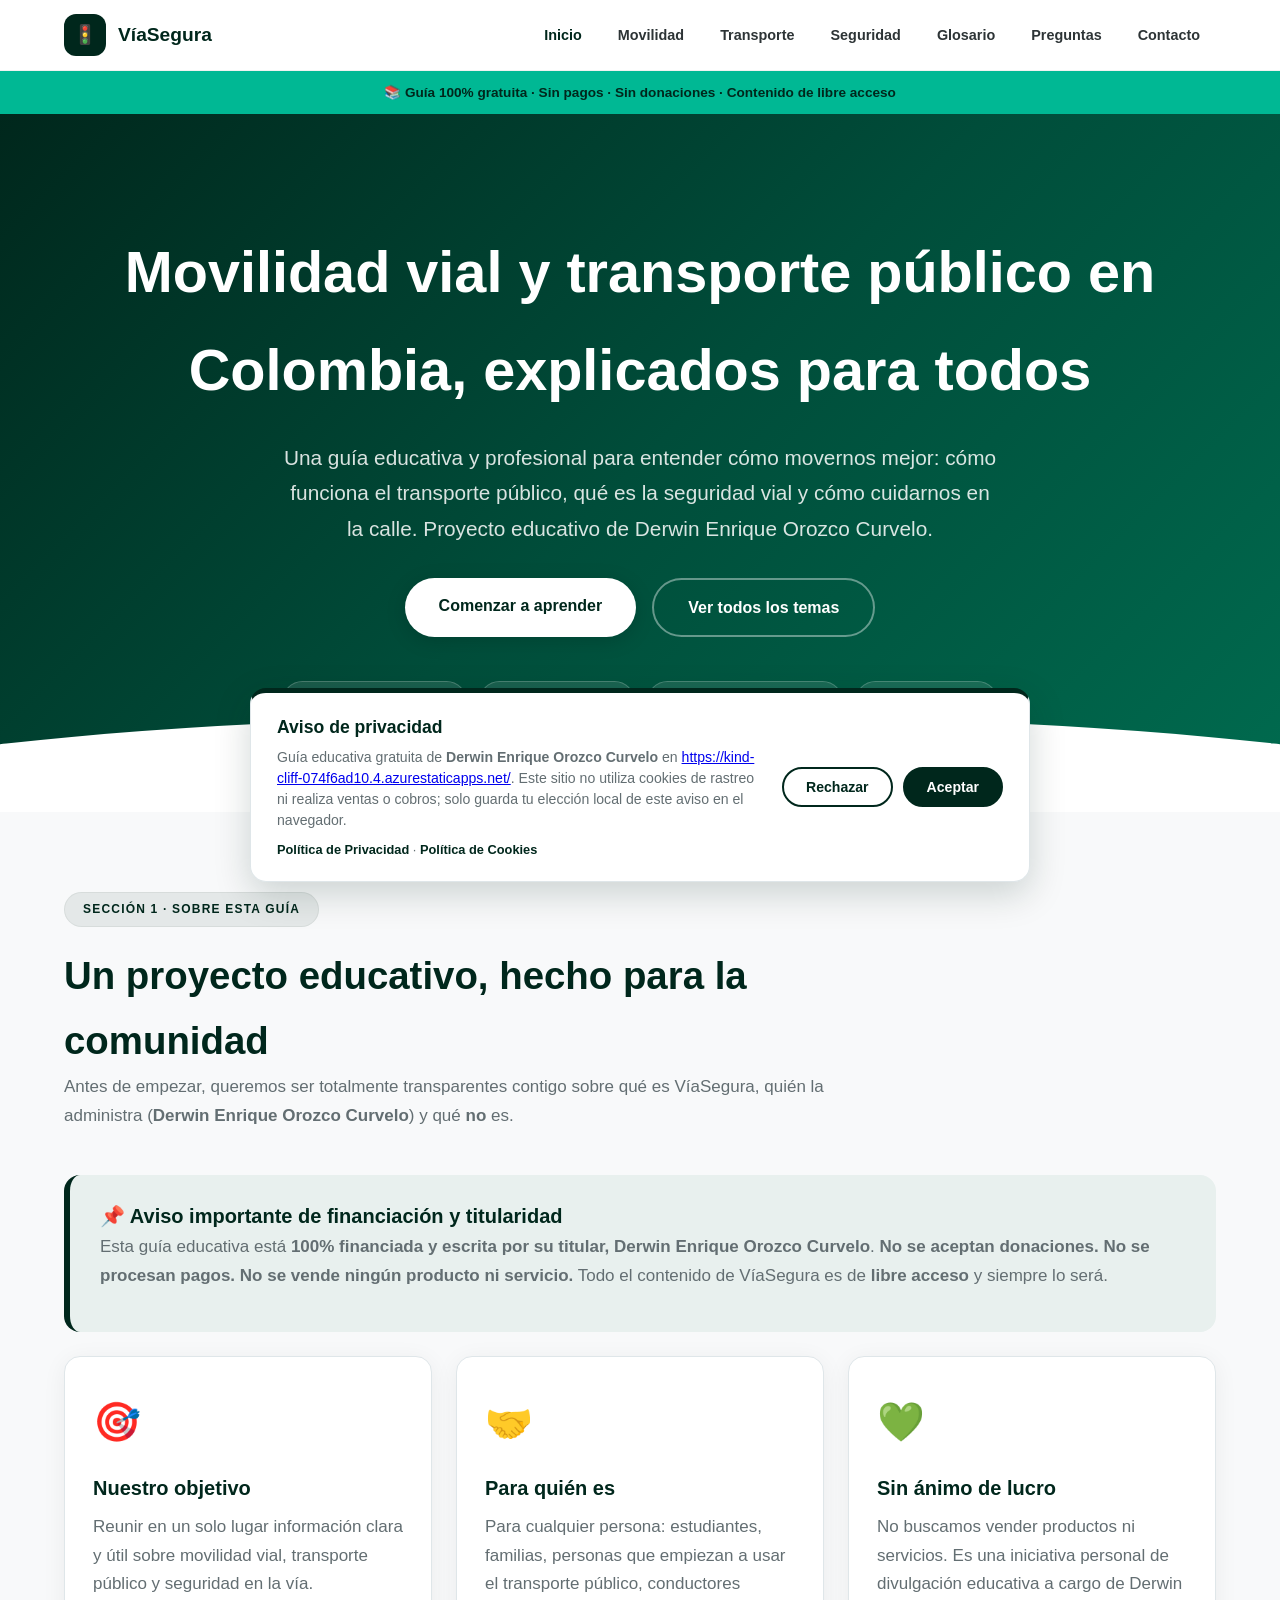
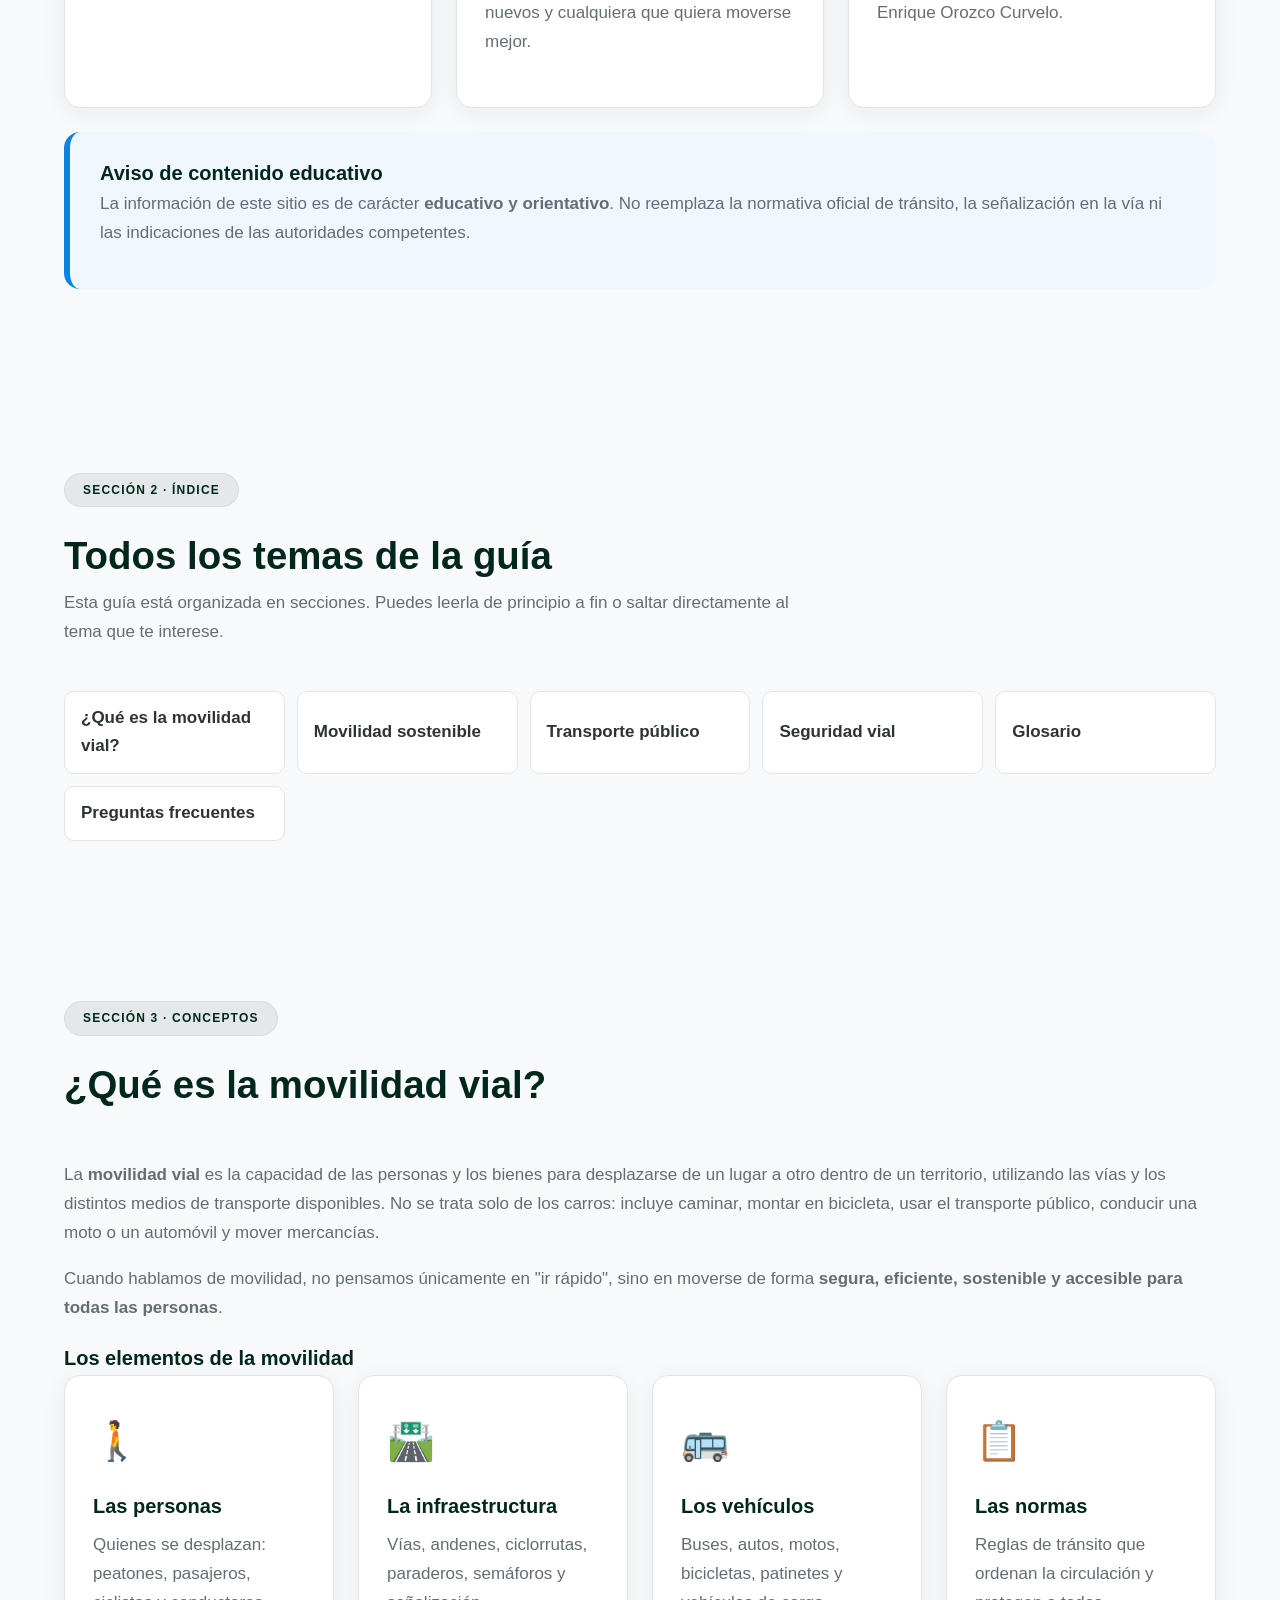
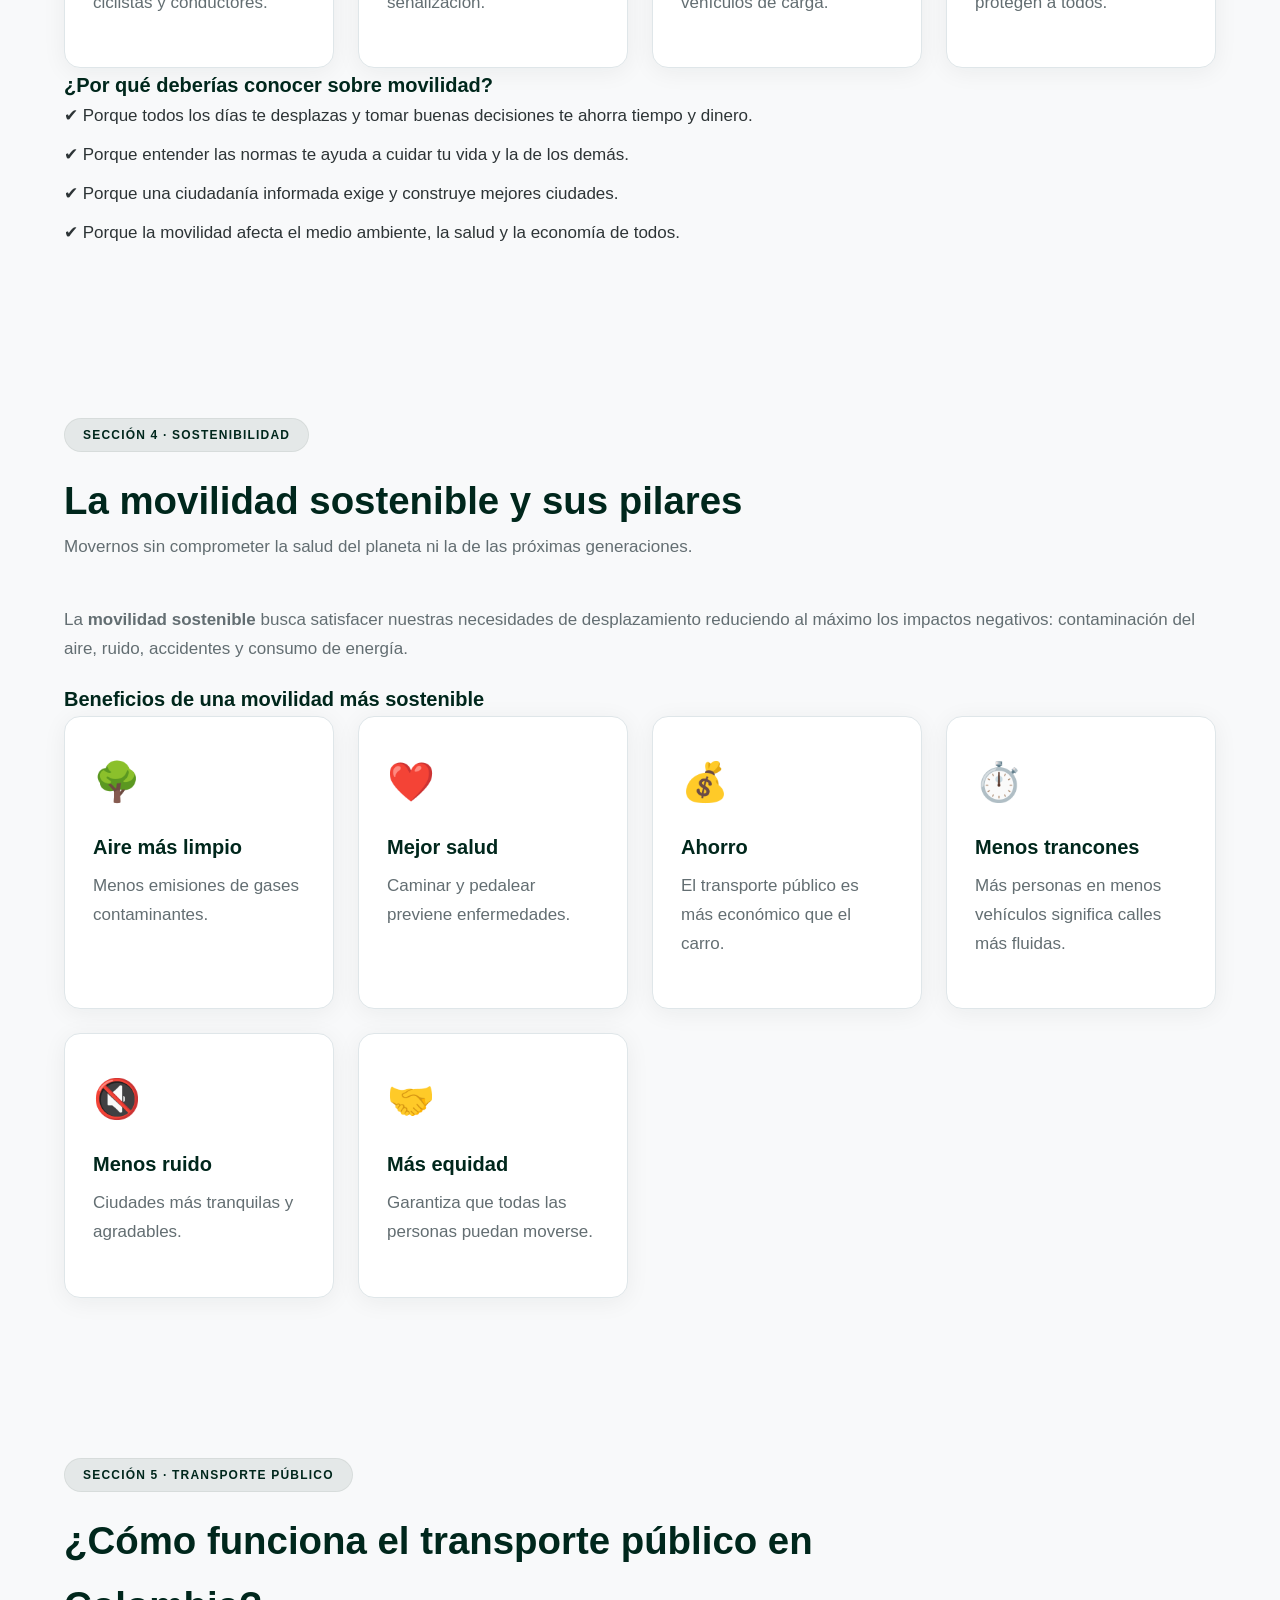
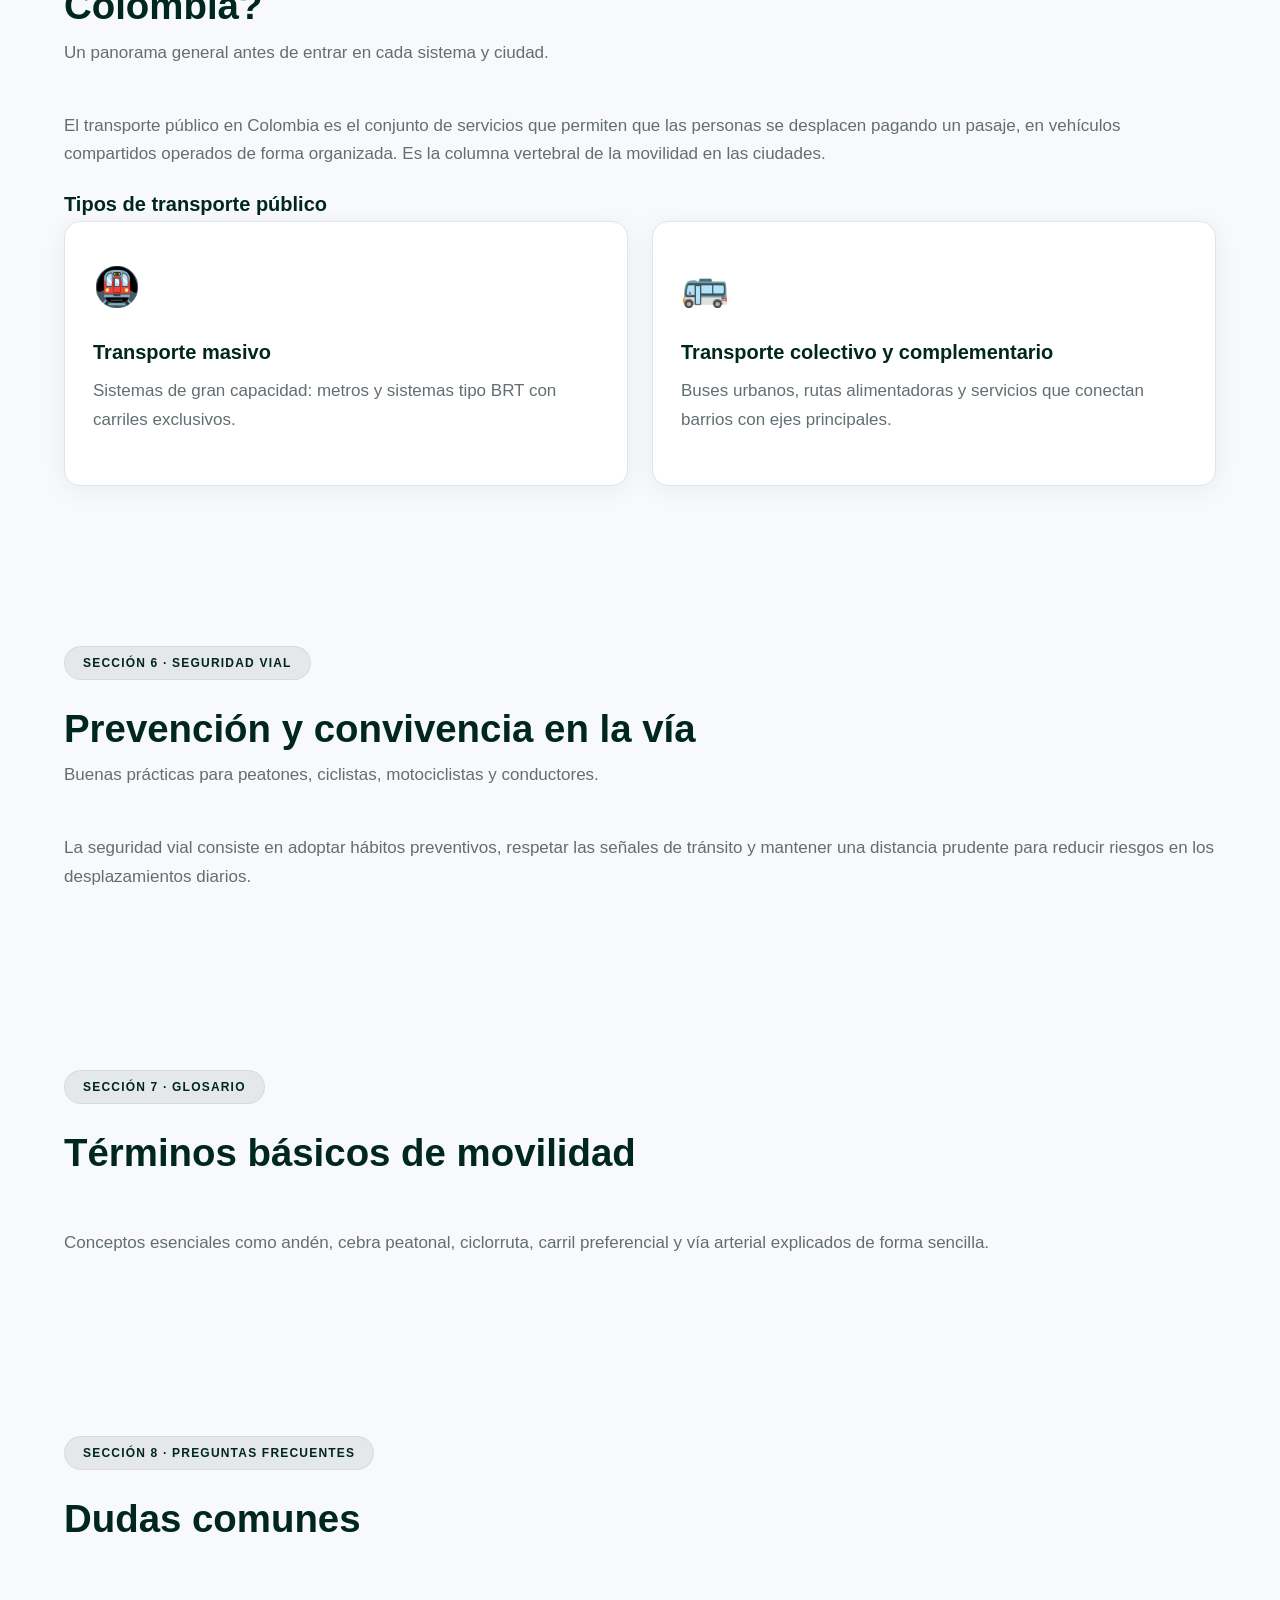
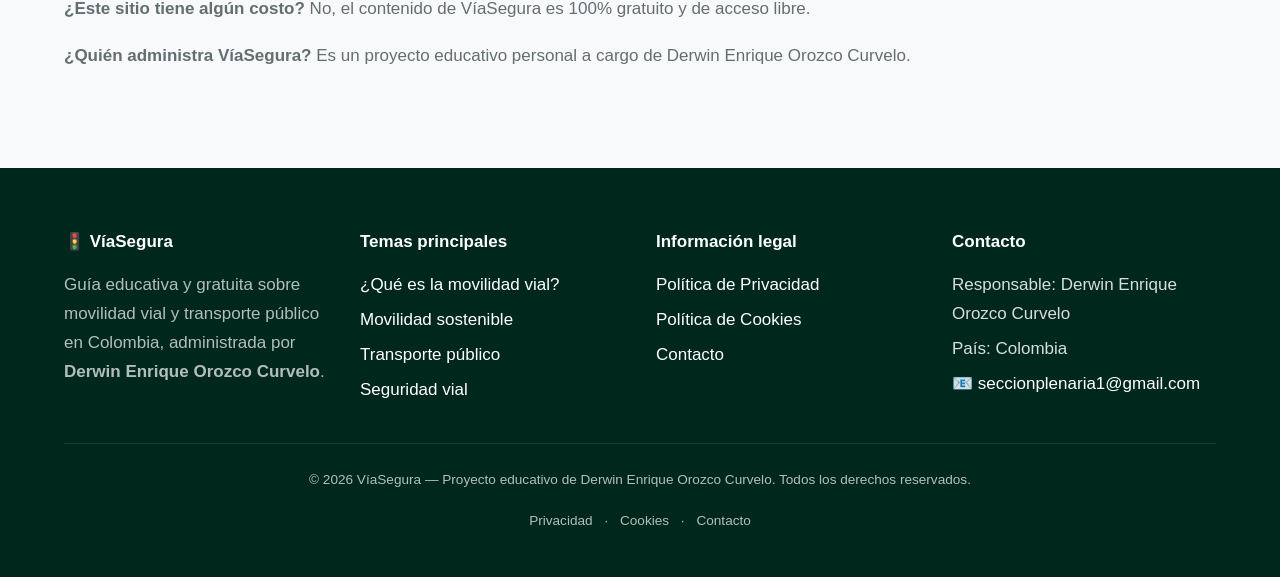
<file: index.html>
<!DOCTYPE html>
<html lang="es">
<head>
    <meta charset="UTF-8">
    <meta name="viewport" content="width=device-width, initial-scale=1.0">
    <title>VíaSegura | Guía profesional de movilidad y seguridad vial</title>
    <meta name="description" content="Guía educativa profesional sobre movilidad vial, transporte público y seguridad vial en Colombia, administrada por Derwin Enrique Orozco Curvelo. Contenido 100% gratuito.">
    <meta name="keywords" content="movilidad vial, transporte público, seguridad vial, educación vial, Colombia, peatones, ciclistas, conductores">
    <meta name="author" content="Derwin Enrique Orozco Curvelo">
    <meta name="robots" content="index, follow">
    <meta name="theme-color" content="#00271c">
    <link rel="canonical" href="https://kind-cliff-074f6ad10.4.azurestaticapps.net/">
    <link rel="icon" href="img/favicon.ico" type="image/x-icon">

    <meta property="og:type" content="website">
    <meta property="og:title" content="VíaSegura | Guía profesional de movilidad y seguridad vial">
    <meta property="og:description" content="Aprende sobre movilidad vial, transporte público y seguridad vial. Contenido 100% gratuito y educativo.">
    <meta property="og:url" content="https://kind-cliff-074f6ad10.4.azurestaticapps.net/">
    <meta property="og:image" content="https://kind-cliff-074f6ad10.4.azurestaticapps.net/img/og-image.jpg">
    <meta property="og:locale" content="es_CO">
    <meta name="twitter:card" content="summary_large_image">

    <style>
        * { margin: 0; padding: 0; box-sizing: border-box; }

        :root {
            --color-primario: #00271c;
            --color-primario-claro: #004d3a;
            --color-secundario: #00b894;
            --color-acento: #0984e3;
            --color-peligro: #e17055;
            --color-texto: #2d3436;
            --color-texto-suave: #636e72;
            --color-fondo: #ffffff;
            --color-fondo-alt: #f8f9fa;
            --color-borde: #dfe6e9;
            --color-tarjeta: #ffffff;
            --sombra: 0 4px 24px rgba(0, 39, 28, 0.06);
            --sombra-fuerte: 0 12px 48px rgba(0, 39, 28, 0.12);
            --radio: 16px;
            --radio-sm: 10px;
            --max-ancho: 1200px;
            --transicion: 0.3s cubic-bezier(0.4, 0, 0.2, 1);
            --fuente: 'Inter', -apple-system, BlinkMacSystemFont, 'Segoe UI', Roboto, sans-serif;
        }

        html { scroll-behavior: smooth; }

        body {
            font-family: var(--fuente);
            color: var(--color-texto);
            background: var(--color-fondo);
            line-height: 1.7;
            font-size: 17px;
            -webkit-font-smoothing: antialiased;
        }

        .contenedor {
            width: 100%;
            max-width: var(--max-ancho);
            margin: 0 auto;
            padding: 0 24px;
        }

        /* ===== COOKIES (NO BLOQUEANTE, DISEÑO VÍA SEGURA) ===== */
        .cookie-banner {
            position: fixed;
            bottom: 18px;
            left: 18px;
            right: 18px;
            display: none;
            justify-content: center;
            z-index: 9999;
            pointer-events: none;
        }
        .cookie-banner.visible { display: flex; }

        .cookie-modal {
            pointer-events: auto;
            background: #ffffff;
            max-width: 780px;
            width: 100%;
            padding: 20px 26px;
            border-radius: var(--radio);
            box-shadow: 0 12px 36px rgba(0, 39, 28, 0.18);
            border-top: 5px solid var(--color-primario);
            border-left: 1px solid var(--color-borde);
            border-right: 1px solid var(--color-borde);
            border-bottom: 1px solid var(--color-borde);
            display: flex;
            align-items: center;
            justify-content: space-between;
            gap: 18px;
            flex-wrap: wrap;
        }
        .cookie-texto { flex: 1; min-width: 240px; text-align: left; }
        .cookie-modal h2 {
            font-size: 1.1rem;
            margin-bottom: 4px;
            color: var(--color-primario);
            font-weight: 800;
        }
        .cookie-modal p {
            font-size: 0.88rem;
            color: var(--color-texto-suave);
            margin: 0;
            line-height: 1.5;
        }
        .cookie-modal .cookie-actions {
            display: flex;
            gap: 10px;
            flex-wrap: wrap;
        }
        .cookie-modal .cookie-actions .boton {
            padding: 10px 22px;
            border-radius: 50px;
            font-weight: 700;
            font-size: 0.88rem;
            cursor: pointer;
            transition: all var(--transicion);
            font-family: var(--fuente);
        }
        .cookie-modal .cookie-actions .boton.aceptar {
            background: var(--color-primario);
            color: #ffffff;
            border: 2px solid var(--color-primario);
        }
        .cookie-modal .cookie-actions .boton.aceptar:hover {
            background: var(--color-primario-claro);
            border-color: var(--color-primario-claro);
            transform: translateY(-2px);
        }
        .cookie-modal .cookie-actions .boton.rechazar {
            background: transparent;
            color: var(--color-primario);
            border: 2px solid var(--color-primario);
        }
        .cookie-modal .cookie-actions .boton.rechazar:hover {
            background: var(--color-primario);
            color: #ffffff;
            transform: translateY(-2px);
        }
        .cookie-modal .cookie-enlaces {
            margin-top: 8px;
            font-size: 0.8rem;
            color: var(--color-texto-suave);
        }
        .cookie-modal .cookie-enlaces a {
            color: var(--color-primario);
            font-weight: 600;
            text-decoration: none;
        }
        .cookie-modal .cookie-enlaces a:hover { text-decoration: underline; }

        .contenido-principal {
            display: block;
        }

        /* ===== HEADER ===== */
        .cabecera {
            position: sticky;
            top: 0;
            background: rgba(255, 255, 255, 0.96);
            backdrop-filter: blur(12px);
            border-bottom: 1px solid rgba(0, 39, 28, 0.06);
            z-index: 1000;
        }
        .barra-nav {
            display: flex;
            align-items: center;
            justify-content: space-between;
            padding: 14px 24px;
            max-width: var(--max-ancho);
            margin: 0 auto;
        }
        .logo {
            display: flex;
            align-items: center;
            gap: 12px;
            font-weight: 800;
            font-size: 1.2rem;
            color: var(--color-primario);
            text-decoration: none;
        }
        .logo:hover { text-decoration: none; }
        .logo-icono {
            width: 42px;
            height: 42px;
            background: var(--color-primario);
            color: #fff;
            border-radius: 12px;
            display: grid;
            place-items: center;
            font-size: 1.2rem;
        }
        .menu {
            display: flex;
            gap: 4px;
            list-style: none;
            margin: 0;
            padding: 0;
            align-items: center;
        }
        .menu a {
            color: var(--color-texto);
            padding: 8px 16px;
            border-radius: var(--radio-sm);
            font-size: 0.9rem;
            font-weight: 600;
            transition: all var(--transicion);
            text-decoration: none;
        }
        .menu a:hover {
            background: var(--color-fondo-alt);
            color: var(--color-primario);
        }
        .menu a.activo { color: var(--color-primario); }
        .boton-menu {
            display: none;
            background: none;
            border: 2px solid var(--color-borde);
            border-radius: var(--radio-sm);
            padding: 8px 12px;
            cursor: pointer;
            font-size: 1.3rem;
            color: var(--color-primario);
        }

        /* ===== FRANJA ===== */
        .franja-valores {
            background: var(--color-secundario);
            color: #00271c;
            padding: 10px 0;
            text-align: center;
            font-weight: 700;
            font-size: 0.85rem;
        }

        /* ===== HERO ===== */
        .hero {
            background: linear-gradient(135deg, #00271c 0%, #004d3a 50%, #006b4f 100%);
            color: #fff;
            padding: 110px 0 90px;
            text-align: center;
            position: relative;
            overflow: hidden;
        }
        .hero::after {
            content: '';
            position: absolute;
            bottom: -2px; left: 0; right: 0;
            height: 100px;
            background: var(--color-fondo);
            clip-path: ellipse(70% 100% at 50% 100%);
        }
        .hero h1 {
            color: #fff;
            margin-bottom: 20px;
            position: relative;
            font-size: clamp(2.2rem, 5vw, 3.6rem);
        }
        .hero p.subtitulo {
            font-size: clamp(1.05rem, 2vw, 1.3rem);
            max-width: 720px;
            margin: 0 auto 32px;
            color: rgba(255, 255, 255, 0.85);
        }
        .hero-botones {
            display: flex;
            gap: 16px;
            justify-content: center;
            flex-wrap: wrap;
            position: relative;
        }
        .boton {
            display: inline-block;
            padding: 14px 34px;
            border-radius: 50px;
            font-weight: 700;
            font-size: 1rem;
            border: none;
            cursor: pointer;
            transition: all var(--transicion);
            text-decoration: none;
            font-family: var(--fuente);
        }
        .boton:hover { transform: translateY(-3px); text-decoration: none; }
        .boton.primario {
            background: #ffffff;
            color: #00271c;
            box-shadow: 0 4px 20px rgba(0, 0, 0, 0.15);
        }
        .boton.primario:hover {
            background: #e8f0ee;
            box-shadow: 0 8px 32px rgba(0, 0, 0, 0.2);
        }
        .boton.secundario {
            background: transparent;
            color: #ffffff;
            border: 2px solid rgba(255, 255, 255, 0.4);
        }
        .boton.secundario:hover {
            background: rgba(255, 255, 255, 0.12);
            border-color: #ffffff;
        }
        .hero-insignias {
            display: flex;
            gap: 12px;
            justify-content: center;
            flex-wrap: wrap;
            margin-top: 44px;
            position: relative;
        }
        .insignia {
            background: rgba(255, 255, 255, 0.1);
            border: 1px solid rgba(255, 255, 255, 0.2);
            padding: 8px 20px;
            border-radius: 50px;
            font-size: 0.85rem;
            font-weight: 600;
            color: rgba(255, 255, 255, 0.9);
        }

        /* ===== SECCIONES ===== */
        .seccion { padding: 80px 0; }
        .seccion:nth-child(even) { background: var(--color-fondo-alt); }
        .seccion-encabezado { max-width: 760px; margin-bottom: 44px; }
        .etiqueta-seccion {
            display: inline-block;
            background: rgba(0, 39, 28, 0.08);
            color: var(--color-primario);
            font-weight: 700;
            font-size: 0.75rem;
            letter-spacing: 0.1em;
            text-transform: uppercase;
            padding: 6px 18px;
            border-radius: 50px;
            margin-bottom: 16px;
            border: 1px solid rgba(0, 39, 28, 0.06);
        }
        h1 { font-size: clamp(2.2rem, 5vw, 3.6rem); font-weight: 800; }
        h2 { font-size: clamp(1.6rem, 3vw, 2.4rem); font-weight: 700; color: var(--color-primario); }
        h3 { font-size: 1.25rem; font-weight: 700; color: var(--color-primario); }
        p { margin: 0 0 1.1rem; color: var(--color-texto-suave); }

        /* ===== TARJETAS ===== */
        .rejilla { display: grid; gap: 24px; }
        .rejilla-2 { grid-template-columns: repeat(auto-fit, minmax(300px, 1fr)); }
        .rejilla-3 { grid-template-columns: repeat(auto-fit, minmax(260px, 1fr)); }
        .rejilla-4 { grid-template-columns: repeat(auto-fit, minmax(220px, 1fr)); }
        .tarjeta {
            background: var(--color-tarjeta);
            border: 1px solid var(--color-borde);
            border-radius: var(--radio);
            padding: 32px 28px;
            box-shadow: var(--sombra);
            transition: all var(--transicion);
        }
        .tarjeta:hover {
            transform: translateY(-6px);
            box-shadow: var(--sombra-fuerte);
        }
        .tarjeta .icono { font-size: 2.4rem; margin-bottom: 16px; display: block; }
        .tarjeta h3 { margin-bottom: 8px; }

        /* ===== AVISOS ===== */
        .aviso {
            border-radius: var(--radio);
            padding: 24px 30px;
            border-left: 6px solid var(--color-secundario);
            background: #f0faf8;
            margin: 24px 0;
        }
        .aviso.info { border-left-color: var(--color-acento); background: #f0f7ff; }
        .aviso.exito { border-left-color: var(--color-primario); background: #e8f0ee; }
        .aviso.peligro { border-left-color: var(--color-peligro); background: #fdf0ed; }

        /* ===== PIE ===== */
        .pie {
            background: var(--color-primario);
            color: rgba(255, 255, 255, 0.85);
            padding: 60px 0 28px;
        }
        .pie a { color: #ffffff; transition: opacity var(--transicion); text-decoration: none; }
        .pie a:hover { opacity: 0.7; text-decoration: underline; }
        .pie-rejilla {
            display: grid;
            grid-template-columns: repeat(auto-fit, minmax(200px, 1fr));
            gap: 32px;
            margin-bottom: 32px;
        }
        .pie h4 { color: #fff; margin-bottom: 14px; }
        .pie p { color: rgba(255, 255, 255, 0.7); }
        .pie ul { list-style: none; padding: 0; }
        .pie ul li { margin-bottom: 6px; }
        .pie-legal {
            border-top: 1px solid rgba(255, 255, 255, 0.1);
            padding-top: 24px;
            font-size: 0.85rem;
            text-align: center;
            color: rgba(255, 255, 255, 0.5);
        }
        .pie-legal a { color: rgba(255, 255, 255, 0.7); margin: 0 8px; }
        .pie-legal a:hover { color: #fff; }

        /* ===== RESPONSIVE ===== */
        @media (max-width: 860px) {
            .boton-menu { display: block; }
            .menu {
                position: absolute;
                top: 70px; left: 0; right: 0;
                flex-direction: column;
                align-items: stretch;
                background: #fff;
                border-bottom: 1px solid var(--color-borde);
                padding: 12px 20px;
                display: none;
                box-shadow: var(--sombra-fuerte);
            }
            .menu.abierto { display: flex; }
            .menu a { padding: 12px 16px; }
            .hero { padding: 80px 0 60px; }
            .seccion { padding: 56px 0; }
            .cookie-modal { padding: 20px; margin: 12px; }
        }

        @media (max-width: 480px) {
            .rejilla-2, .rejilla-3, .rejilla-4 { grid-template-columns: 1fr; }
            .hero-insignias { gap: 8px; }
            .insignia { font-size: 0.75rem; padding: 6px 14px; }
            .cookie-modal .cookie-actions { flex-direction: column; width: 100%; }
            .cookie-modal .cookie-actions .boton { width: 100%; min-width: unset; }
        }
    </style>
</head>

<body>

    <!-- ============================================================
    AVISO DE COOKIES NO BLOQUEANTE
    ============================================================ -->
    <div id="aviso-cookies" class="cookie-banner visible" role="dialog" aria-label="Aviso de privacidad y cookies">
        <div class="cookie-modal">
            <div class="cookie-texto">
                <h2>Aviso de privacidad</h2>
                <p>
                    Guía educativa gratuita de <strong>Derwin Enrique Orozco Curvelo</strong> en <a href="https://kind-cliff-074f6ad10.4.azurestaticapps.net/">https://kind-cliff-074f6ad10.4.azurestaticapps.net/</a>. Este sitio no utiliza cookies de rastreo ni realiza ventas o cobros; solo guarda tu elección local de este aviso en el navegador.
                </p>
                <div class="cookie-enlaces">
                    <a href="privacidad.html">Política de Privacidad</a> ·
                    <a href="politicas-cookies.html">Política de Cookies</a>
                </div>
            </div>
            <div class="cookie-actions">
                <button type="button" class="boton rechazar" id="btn-rechazar-cookies">Rechazar</button>
                <button type="button" class="boton aceptar" id="btn-aceptar-cookies">Aceptar</button>
            </div>
        </div>
    </div>

    <!-- ============================================================
    CONTENIDO PRINCIPAL
    ============================================================ -->
    <div class="contenido-principal" id="contenidoPrincipal">

        <header class="cabecera">
            <nav class="barra-nav" aria-label="Navegación principal">
                <a href="index.html" class="logo">
                    <span class="logo-icono">🚦</span>
                    <span>VíaSegura</span>
                </a>
                <button type="button" class="boton-menu" id="botonMenu" aria-label="Abrir menú" aria-expanded="false">☰</button>
                <ul class="menu" id="menu">
                    <li><a href="index.html" class="activo">Inicio</a></li>
                    <li><a href="#que-es-movilidad">Movilidad</a></li>
                    <li><a href="#transporte-publico">Transporte</a></li>
                    <li><a href="#seguridad-vial">Seguridad</a></li>
                    <li><a href="#glosario">Glosario</a></li>
                    <li><a href="#faq">Preguntas</a></li>
                    <li><a href="contacto.html">Contacto</a></li>
                </ul>
            </nav>
        </header>

        <div class="franja-valores">
            📚 Guía 100% gratuita · Sin pagos · Sin donaciones · Contenido de libre acceso
        </div>

        <main>

            <section class="hero" id="inicio">
                <div class="contenedor">
                    <h1>Movilidad vial y transporte público en Colombia, explicados para todos</h1>
                    <p class="subtitulo">
                        Una guía educativa y profesional para entender cómo movernos mejor: cómo funciona
                        el transporte público, qué es la seguridad vial y cómo cuidarnos en la calle. Proyecto educativo de Derwin Enrique Orozco Curvelo.
                    </p>
                    <div class="hero-botones">
                        <a href="#que-es-movilidad" class="boton primario">Comenzar a aprender</a>
                        <a href="#indice" class="boton secundario">Ver todos los temas</a>
                    </div>
                    <div class="hero-insignias">
                        <span class="insignia">🚌 Transporte público</span>
                        <span class="insignia">🚸 Seguridad vial</span>
                        <span class="insignia">🚲 Movilidad sostenible</span>
                        <span class="insignia">🆓 Acceso libre</span>
                    </div>
                </div>
            </section>

            <section class="seccion" id="sobre-esta-guia">
                <div class="contenedor">
                    <div class="seccion-encabezado">
                        <span class="etiqueta-seccion">Sección 1 · Sobre esta guía</span>
                        <h2>Un proyecto educativo, hecho para la comunidad</h2>
                        <p>Antes de empezar, queremos ser totalmente transparentes contigo sobre qué es
                        VíaSegura, quién la administra (<strong>Derwin Enrique Orozco Curvelo</strong>) y qué <strong>no</strong> es.</p>
                    </div>

                    <div class="aviso exito">
                        <h3>📌 Aviso importante de financiación y titularidad</h3>
                        <p>Esta guía educativa está <strong>100% financiada y escrita por su titular, Derwin Enrique Orozco Curvelo</strong>.
                        <strong>No se aceptan donaciones. No se procesan pagos. No se vende ningún producto
                        ni servicio.</strong> Todo el contenido de VíaSegura es de
                        <strong>libre acceso</strong> y siempre lo será.</p>
                    </div>

                    <div class="rejilla rejilla-3">
                        <div class="tarjeta">
                            <span class="icono">🎯</span>
                            <h3>Nuestro objetivo</h3>
                            <p>Reunir en un solo lugar información clara y útil sobre movilidad vial,
                            transporte público y seguridad en la vía.</p>
                        </div>
                        <div class="tarjeta">
                            <span class="icono">🤝</span>
                            <h3>Para quién es</h3>
                            <p>Para cualquier persona: estudiantes, familias, personas que empiezan a usar el
                            transporte público, conductores nuevos y cualquiera que quiera moverse mejor.</p>
                        </div>
                        <div class="tarjeta">
                            <span class="icono">💚</span>
                            <h3>Sin ánimo de lucro</h3>
                            <p>No buscamos vender productos ni servicios. Es una iniciativa personal de divulgación
                            educativa a cargo de Derwin Enrique Orozco Curvelo.</p>
                        </div>
                    </div>

                    <div class="aviso info">
                        <h3>Aviso de contenido educativo</h3>
                        <p>La información de este sitio es de carácter <strong>educativo y orientativo</strong>.
                        No reemplaza la normativa oficial de tránsito, la señalización en la vía ni las
                        indicaciones de las autoridades competentes.</p>
                    </div>
                </div>
            </section>

            <section class="seccion" id="indice" style="background: var(--color-fondo-alt);">
                <div class="contenedor">
                    <div class="seccion-encabezado">
                        <span class="etiqueta-seccion">Sección 2 · Índice</span>
                        <h2>Todos los temas de la guía</h2>
                        <p>Esta guía está organizada en secciones. Puedes leerla de principio a fin o saltar
                        directamente al tema que te interese.</p>
                    </div>

                    <div style="display: grid; grid-template-columns: repeat(auto-fit, minmax(200px, 1fr)); gap: 12px;">
                        <a href="#que-es-movilidad" style="display: flex; align-items: center; gap: 12px; background: #fff; border: 1px solid var(--color-borde); border-radius: var(--radio-sm); padding: 12px 16px; font-weight: 600; color: var(--color-texto); text-decoration: none;">¿Qué es la movilidad vial?</a>
                        <a href="#movilidad-sostenible" style="display: flex; align-items: center; gap: 12px; background: #fff; border: 1px solid var(--color-borde); border-radius: var(--radio-sm); padding: 12px 16px; font-weight: 600; color: var(--color-texto); text-decoration: none;">Movilidad sostenible</a>
                        <a href="#transporte-publico" style="display: flex; align-items: center; gap: 12px; background: #fff; border: 1px solid var(--color-borde); border-radius: var(--radio-sm); padding: 12px 16px; font-weight: 600; color: var(--color-texto); text-decoration: none;">Transporte público</a>
                        <a href="#seguridad-vial" style="display: flex; align-items: center; gap: 12px; background: #fff; border: 1px solid var(--color-borde); border-radius: var(--radio-sm); padding: 12px 16px; font-weight: 600; color: var(--color-texto); text-decoration: none;">Seguridad vial</a>
                        <a href="#glosario" style="display: flex; align-items: center; gap: 12px; background: #fff; border: 1px solid var(--color-borde); border-radius: var(--radio-sm); padding: 12px 16px; font-weight: 600; color: var(--color-texto); text-decoration: none;">Glosario</a>
                        <a href="#faq" style="display: flex; align-items: center; gap: 12px; background: #fff; border: 1px solid var(--color-borde); border-radius: var(--radio-sm); padding: 12px 16px; font-weight: 600; color: var(--color-texto); text-decoration: none;">Preguntas frecuentes</a>
                    </div>
                </div>
            </section>

            <section class="seccion" id="que-es-movilidad">
                <div class="contenedor">
                    <div class="seccion-encabezado">
                        <span class="etiqueta-seccion">Sección 3 · Conceptos</span>
                        <h2>¿Qué es la movilidad vial?</h2>
                    </div>
                    <p>La <strong>movilidad vial</strong> es la capacidad de las personas y los bienes para
                    desplazarse de un lugar a otro dentro de un territorio, utilizando las vías y los distintos
                    medios de transporte disponibles. No se trata solo de los carros: incluye caminar, montar
                    en bicicleta, usar el transporte público, conducir una moto o un automóvil y mover
                    mercancías.</p>

                    <p>Cuando hablamos de movilidad, no pensamos únicamente en "ir rápido", sino en moverse de
                    forma <strong>segura, eficiente, sostenible y accesible para todas las personas</strong>.</p>

                    <h3>Los elementos de la movilidad</h3>
                    <div class="rejilla rejilla-4">
                        <div class="tarjeta">
                            <span class="icono">🚶</span>
                            <h3>Las personas</h3>
                            <p>Quienes se desplazan: peatones, pasajeros, ciclistas y conductores.</p>
                        </div>
                        <div class="tarjeta">
                            <span class="icono">🛣️</span>
                            <h3>La infraestructura</h3>
                            <p>Vías, andenes, ciclorrutas, paraderos, semáforos y señalización.</p>
                        </div>
                        <div class="tarjeta">
                            <span class="icono">🚌</span>
                            <h3>Los vehículos</h3>
                            <p>Buses, autos, motos, bicicletas, patinetes y vehículos de carga.</p>
                        </div>
                        <div class="tarjeta">
                            <span class="icono">📋</span>
                            <h3>Las normas</h3>
                            <p>Reglas de tránsito que ordenan la circulación y protegen a todos.</p>
                        </div>
                    </div>

                    <h3>¿Por qué deberías conocer sobre movilidad?</h3>
                    <ul style="list-style: none; padding: 0;">
                        <li style="display: flex; gap: 12px; align-items: flex-start; margin-bottom: 10px;">✔ Porque todos los días te desplazas y tomar buenas decisiones te ahorra tiempo y dinero.</li>
                        <li style="display: flex; gap: 12px; align-items: flex-start; margin-bottom: 10px;">✔ Porque entender las normas te ayuda a cuidar tu vida y la de los demás.</li>
                        <li style="display: flex; gap: 12px; align-items: flex-start; margin-bottom: 10px;">✔ Porque una ciudadanía informada exige y construye mejores ciudades.</li>
                        <li style="display: flex; gap: 12px; align-items: flex-start; margin-bottom: 10px;">✔ Porque la movilidad afecta el medio ambiente, la salud y la economía de todos.</li>
                    </ul>
                </div>
            </section>

            <section class="seccion" id="movilidad-sostenible" style="background: var(--color-fondo-alt);">
                <div class="contenedor">
                    <div class="seccion-encabezado">
                        <span class="etiqueta-seccion">Sección 4 · Sostenibilidad</span>
                        <h2>La movilidad sostenible y sus pilares</h2>
                        <p>Movernos sin comprometer la salud del planeta ni la de las próximas generaciones.</p>
                    </div>

                    <p>La <strong>movilidad sostenible</strong> busca satisfacer nuestras necesidades de
                    desplazamiento reduciendo al máximo los impactos negativos: contaminación del aire, ruido,
                    accidentes y consumo de energía.</p>

                    <h3>Beneficios de una movilidad más sostenible</h3>
                    <div class="rejilla rejilla-3">
                        <div class="tarjeta"><span class="icono">🌳</span><h3>Aire más limpio</h3><p>Menos emisiones de gases contaminantes.</p></div>
                        <div class="tarjeta"><span class="icono">❤️</span><h3>Mejor salud</h3><p>Caminar y pedalear previene enfermedades.</p></div>
                        <div class="tarjeta"><span class="icono">💰</span><h3>Ahorro</h3><p>El transporte público es más económico que el carro.</p></div>
                        <div class="tarjeta"><span class="icono">⏱️</span><h3>Menos trancones</h3><p>Más personas en menos vehículos significa calles más fluidas.</p></div>
                        <div class="tarjeta"><span class="icono">🔇</span><h3>Menos ruido</h3><p>Ciudades más tranquilas y agradables.</p></div>
                        <div class="tarjeta"><span class="icono">🤝</span><h3>Más equidad</h3><p>Garantiza que todas las personas puedan moverse.</p></div>
                    </div>
                </div>
            </section>

            <section class="seccion" id="transporte-publico">
                <div class="contenedor">
                    <div class="seccion-encabezado">
                        <span class="etiqueta-seccion">Sección 5 · Transporte público</span>
                        <h2>¿Cómo funciona el transporte público en Colombia?</h2>
                        <p>Un panorama general antes de entrar en cada sistema y ciudad.</p>
                    </div>

                    <p>El transporte público en Colombia es el conjunto de servicios que permiten que las
                    personas se desplacen pagando un pasaje, en vehículos compartidos operados de forma
                    organizada. Es la columna vertebral de la movilidad en las ciudades.</p>

                    <h3>Tipos de transporte público</h3>
                    <div class="rejilla rejilla-2">
                        <div class="tarjeta">
                            <span class="icono">🚇</span>
                            <h3>Transporte masivo</h3>
                            <p>Sistemas de gran capacidad: metros y sistemas tipo BRT con carriles exclusivos.</p>
                        </div>
                        <div class="tarjeta">
                            <span class="icono">🚌</span>
                            <h3>Transporte colectivo y complementario</h3>
                            <p>Buses urbanos, rutas alimentadoras y servicios que conectan barrios con ejes principales.</p>
                        </div>
                    </div>
                </div>
            </section>

            <section class="seccion" id="seguridad-vial" style="background: var(--color-fondo-alt);">
                <div class="contenedor">
                    <div class="seccion-encabezado">
                        <span class="etiqueta-seccion">Sección 6 · Seguridad vial</span>
                        <h2>Prevención y convivencia en la vía</h2>
                        <p>Buenas prácticas para peatones, ciclistas, motociclistas y conductores.</p>
                    </div>
                    <p>La seguridad vial consiste en adoptar hábitos preventivos, respetar las señales de tránsito y mantener una distancia prudente para reducir riesgos en los desplazamientos diarios.</p>
                </div>
            </section>

            <section class="seccion" id="glosario">
                <div class="contenedor">
                    <div class="seccion-encabezado">
                        <span class="etiqueta-seccion">Sección 7 · Glosario</span>
                        <h2>Términos básicos de movilidad</h2>
                    </div>
                    <p>Conceptos esenciales como andén, cebra peatonal, ciclorruta, carril preferencial y vía arterial explicados de forma sencilla.</p>
                </div>
            </section>

            <section class="seccion" id="faq" style="background: var(--color-fondo-alt);">
                <div class="contenedor">
                    <div class="seccion-encabezado">
                        <span class="etiqueta-seccion">Sección 8 · Preguntas frecuentes</span>
                        <h2>Dudas comunes</h2>
                    </div>
                    <p><strong>¿Este sitio tiene algún costo?</strong> No, el contenido de VíaSegura es 100% gratuito y de acceso libre.</p>
                    <p><strong>¿Quién administra VíaSegura?</strong> Es un proyecto educativo personal a cargo de Derwin Enrique Orozco Curvelo.</p>
                </div>
            </section>

        </main>

        <footer class="pie">
            <div class="contenedor">
                <div class="pie-rejilla">
                    <div>
                        <h4>🚦 VíaSegura</h4>
                        <p>Guía educativa y gratuita sobre movilidad vial y transporte público en Colombia, administrada por <strong>Derwin Enrique Orozco Curvelo</strong>.</p>
                    </div>
                    <div>
                        <h4>Temas principales</h4>
                        <ul>
                            <li><a href="#que-es-movilidad">¿Qué es la movilidad vial?</a></li>
                            <li><a href="#movilidad-sostenible">Movilidad sostenible</a></li>
                            <li><a href="#transporte-publico">Transporte público</a></li>
                            <li><a href="#seguridad-vial">Seguridad vial</a></li>
                        </ul>
                    </div>
                    <div>
                        <h4>Información legal</h4>
                        <ul>
                            <li><a href="privacidad.html">Política de Privacidad</a></li>
                            <li><a href="politicas-cookies.html">Política de Cookies</a></li>
                            <li><a href="contacto.html">Contacto</a></li>
                        </ul>
                    </div>
                    <div>
                        <h4>Contacto</h4>
                        <ul>
                            <li>Responsable: Derwin Enrique Orozco Curvelo</li>
                            <li>País: Colombia</li>
                            <li>📧 <a href="mailto:seccionplenaria1@gmail.com">seccionplenaria1@gmail.com</a></li>
                        </ul>
                    </div>
                </div>
                <div class="pie-legal">
                    <p>© 2026 VíaSegura — Proyecto educativo de Derwin Enrique Orozco Curvelo. Todos los derechos reservados.</p>
                    <p><a href="privacidad.html">Privacidad</a> · <a href="politicas-cookies.html">Cookies</a> · <a href="contacto.html">Contacto</a></p>
                </div>
            </div>
        </footer>

    </div>

    <script>
        (function () {
            const botonMenu = document.getElementById('botonMenu');
            const menu = document.getElementById('menu');
            if (botonMenu && menu) {
                botonMenu.addEventListener('click', function () {
                    const abierto = menu.classList.toggle('abierto');
                    botonMenu.setAttribute('aria-expanded', abierto ? 'true' : 'false');
                });
            }

            const banner = document.getElementById('aviso-cookies');
            const btnAceptar = document.getElementById('btn-aceptar-cookies');
            const btnRechazar = document.getElementById('btn-rechazar-cookies');
            const estadoGuardado = localStorage.getItem('viasegura_consentimiento');

            function ocultarBanner() {
                if (banner) banner.classList.remove('visible');
            }

            if (estadoGuardado) {
                ocultarBanner();
            }

            if (btnAceptar) {
                btnAceptar.addEventListener('click', function () {
                    localStorage.setItem('viasegura_consentimiento', 'aceptado');
                    ocultarBanner();
                });
            }

            if (btnRechazar) {
                btnRechazar.addEventListener('click', function () {
                    localStorage.setItem('viasegura_consentimiento', 'rechazado');
                    ocultarBanner();
                });
            }
        })();
    </script>
</body>
</html>
</file>
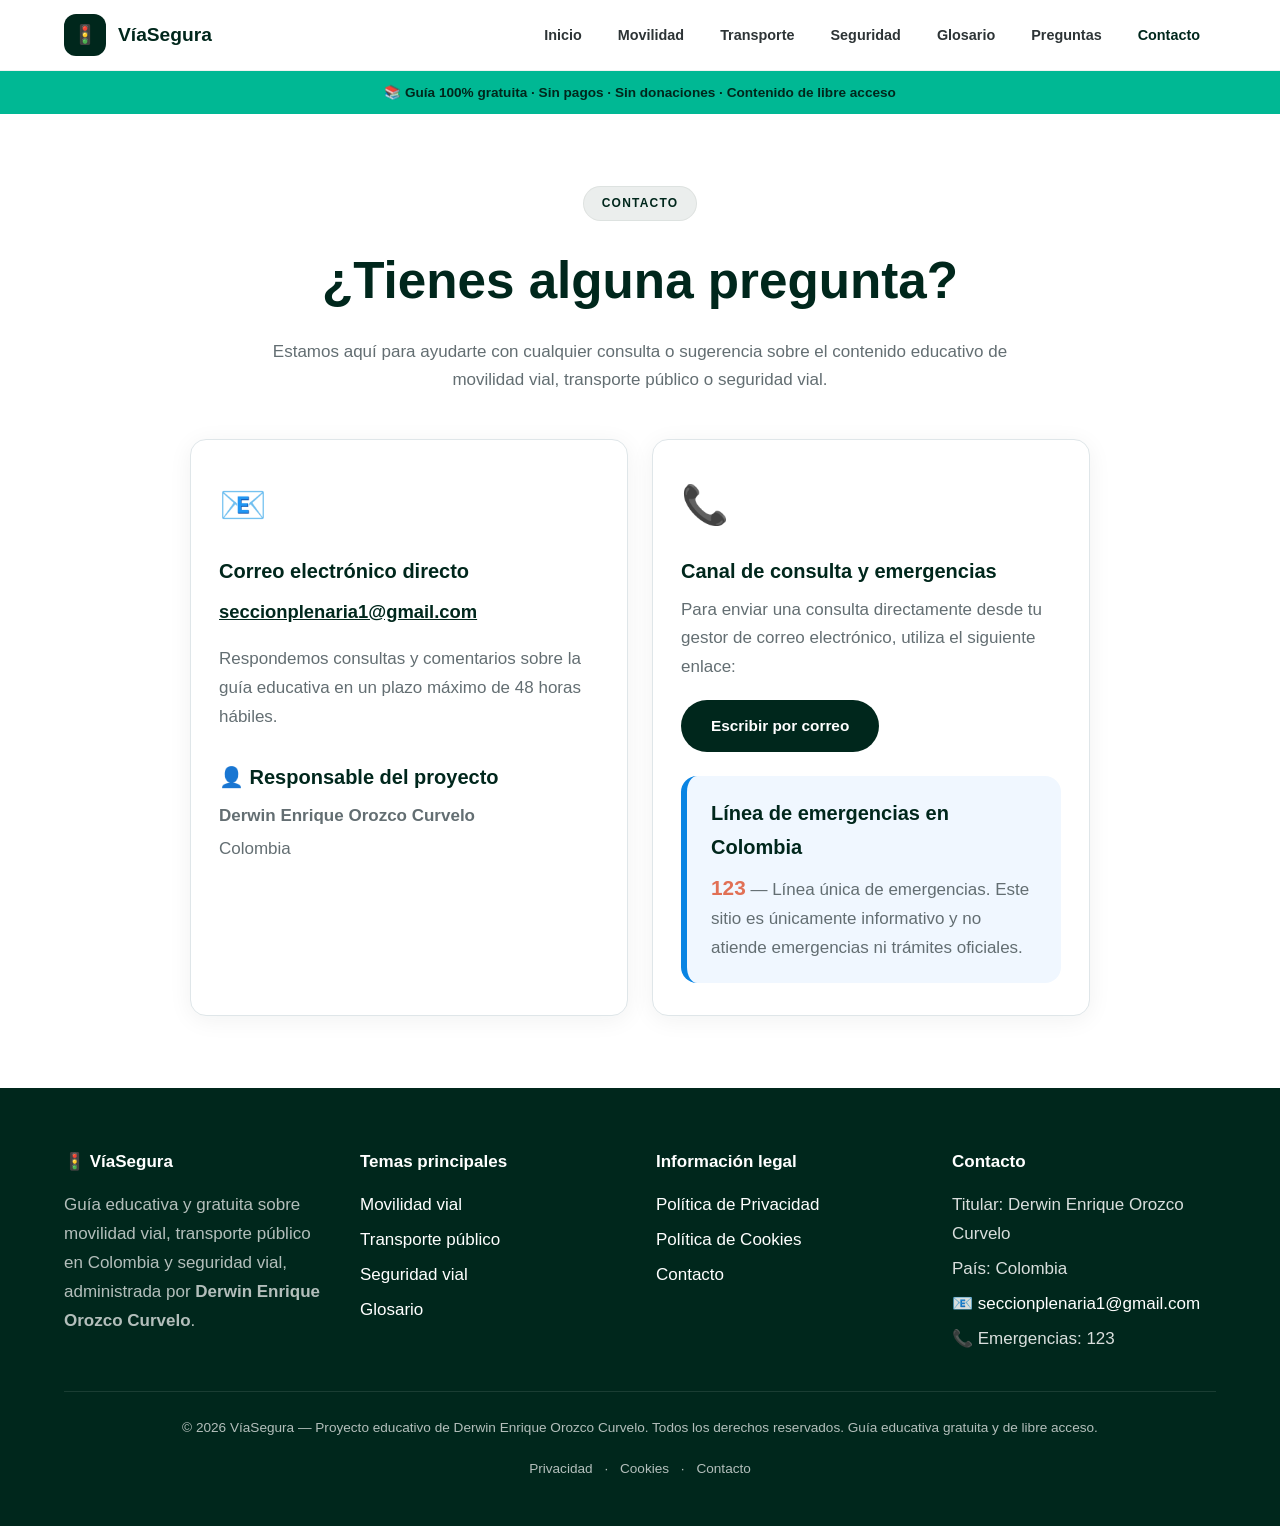
<file: contacto.html>
<!DOCTYPE html>
<html lang="es">
<head>
    <meta charset="UTF-8">
    <meta name="viewport" content="width=device-width, initial-scale=1.0">
    <title>Contacto | VíaSegura</title>
    <meta name="description" content="Contáctanos para cualquier consulta sobre movilidad vial, transporte público o seguridad vial en Colombia. Proyecto educativo administrado por Derwin Enrique Orozco Curvelo.">
    <meta name="author" content="Derwin Enrique Orozco Curvelo">
    <meta name="robots" content="index, follow">
    <meta name="theme-color" content="#00271c">
    <link rel="canonical" href="https://kind-cliff-074f6ad10.4.azurestaticapps.net/contacto.html">
    <link rel="icon" href="img/favicon.ico" type="image/x-icon">

    <style>
        * { margin: 0; padding: 0; box-sizing: border-box; }

        :root {
            --color-primario: #00271c;
            --color-primario-claro: #004d3a;
            --color-secundario: #00b894;
            --color-acento: #0984e3;
            --color-peligro: #e17055;
            --color-texto: #2d3436;
            --color-texto-suave: #636e72;
            --color-fondo: #ffffff;
            --color-fondo-alt: #f8f9fa;
            --color-borde: #dfe6e9;
            --color-tarjeta: #ffffff;
            --sombra: 0 4px 24px rgba(0, 39, 28, 0.06);
            --sombra-fuerte: 0 12px 48px rgba(0, 39, 28, 0.12);
            --radio: 16px;
            --radio-sm: 10px;
            --max-ancho: 1200px;
            --transicion: 0.3s cubic-bezier(0.4, 0, 0.2, 1);
            --fuente: 'Inter', -apple-system, BlinkMacSystemFont, 'Segoe UI', Roboto, sans-serif;
        }

        body {
            font-family: var(--fuente);
            color: var(--color-texto);
            background: var(--color-fondo);
            line-height: 1.7;
            font-size: 17px;
            -webkit-font-smoothing: antialiased;
        }

        .contenedor {
            width: 100%;
            max-width: var(--max-ancho);
            margin: 0 auto;
            padding: 0 24px;
        }

        /* ===== HEADER ===== */
        .cabecera {
            position: sticky;
            top: 0;
            background: rgba(255, 255, 255, 0.96);
            backdrop-filter: blur(12px);
            border-bottom: 1px solid rgba(0, 39, 28, 0.06);
            z-index: 1000;
        }
        .barra-nav {
            display: flex;
            align-items: center;
            justify-content: space-between;
            padding: 14px 24px;
            max-width: var(--max-ancho);
            margin: 0 auto;
        }
        .logo {
            display: flex;
            align-items: center;
            gap: 12px;
            font-weight: 800;
            font-size: 1.2rem;
            color: var(--color-primario);
            text-decoration: none;
        }
        .logo-icono {
            width: 42px;
            height: 42px;
            background: var(--color-primario);
            color: #fff;
            border-radius: 12px;
            display: grid;
            place-items: center;
            font-size: 1.2rem;
        }
        .menu {
            display: flex;
            gap: 4px;
            list-style: none;
            margin: 0;
            padding: 0;
            align-items: center;
        }
        .menu a {
            color: var(--color-texto);
            padding: 8px 16px;
            border-radius: var(--radio-sm);
            font-size: 0.9rem;
            font-weight: 600;
            transition: all var(--transicion);
            text-decoration: none;
        }
        .menu a:hover {
            background: var(--color-fondo-alt);
            color: var(--color-primario);
        }
        .menu a.activo { color: var(--color-primario); }
        .boton-menu {
            display: none;
            background: none;
            border: 2px solid var(--color-borde);
            border-radius: var(--radio-sm);
            padding: 8px 12px;
            cursor: pointer;
            font-size: 1.3rem;
            color: var(--color-primario);
        }

        /* ===== FRANJA ===== */
        .franja-valores {
            background: var(--color-secundario);
            color: #00271c;
            padding: 10px 0;
            text-align: center;
            font-weight: 700;
            font-size: 0.85rem;
        }

        /* ===== SECCIONES Y TARJETAS ===== */
        .seccion { padding: 72px 0; }
        .seccion-encabezado { max-width: 760px; margin: 0 auto 44px; text-align: center; }
        .etiqueta-seccion {
            display: inline-block;
            background: rgba(0, 39, 28, 0.08);
            color: var(--color-primario);
            font-weight: 700;
            font-size: 0.75rem;
            letter-spacing: 0.1em;
            text-transform: uppercase;
            padding: 6px 18px;
            border-radius: 50px;
            margin-bottom: 16px;
            border: 1px solid rgba(0, 39, 28, 0.06);
        }
        h1 { font-size: clamp(2rem, 4.5vw, 3.2rem); font-weight: 800; color: var(--color-primario); margin-bottom: 14px; }
        h3 { font-size: 1.25rem; font-weight: 700; color: var(--color-primario); margin-bottom: 8px; }
        p { margin: 0 0 1.1rem; color: var(--color-texto-suave); }

        .rejilla { display: grid; gap: 24px; }
        .rejilla-2 { grid-template-columns: repeat(auto-fit, minmax(300px, 1fr)); }
        .tarjeta {
            background: var(--color-tarjeta);
            border: 1px solid var(--color-borde);
            border-radius: var(--radio);
            padding: 32px 28px;
            box-shadow: var(--sombra);
            transition: all var(--transicion);
        }
        .tarjeta:hover {
            transform: translateY(-4px);
            box-shadow: var(--sombra-fuerte);
        }
        .tarjeta .icono { font-size: 2.4rem; margin-bottom: 16px; display: block; }

        .boton {
            display: inline-block;
            padding: 13px 30px;
            border-radius: 50px;
            font-weight: 700;
            font-size: 0.96rem;
            border: none;
            cursor: pointer;
            transition: all var(--transicion);
            text-decoration: none;
            font-family: var(--fuente);
        }
        .boton:hover { transform: translateY(-2px); text-decoration: none; }
        .boton.primario {
            background: var(--color-primario);
            color: #ffffff;
        }
        .boton.primario:hover {
            background: var(--color-primario-claro);
        }

        .aviso {
            border-radius: var(--radio);
            padding: 20px 24px;
            border-left: 6px solid var(--color-secundario);
            background: #f0faf8;
        }
        .aviso.info { border-left-color: var(--color-acento); background: #f0f7ff; }

        /* ===== PIE ===== */
        .pie {
            background: var(--color-primario);
            color: rgba(255, 255, 255, 0.85);
            padding: 60px 0 28px;
        }
        .pie a { color: #ffffff; transition: opacity var(--transicion); text-decoration: none; }
        .pie a:hover { opacity: 0.7; text-decoration: underline; }
        .pie-rejilla {
            display: grid;
            grid-template-columns: repeat(auto-fit, minmax(200px, 1fr));
            gap: 32px;
            margin-bottom: 32px;
        }
        .pie h4 { color: #fff; margin-bottom: 14px; }
        .pie p { color: rgba(255, 255, 255, 0.7); }
        .pie ul { list-style: none; padding: 0; }
        .pie ul li { margin-bottom: 6px; }
        .pie-legal {
            border-top: 1px solid rgba(255, 255, 255, 0.1);
            padding-top: 24px;
            font-size: 0.85rem;
            text-align: center;
            color: rgba(255, 255, 255, 0.5);
        }
        .pie-legal a { color: rgba(255, 255, 255, 0.7); margin: 0 8px; }
        .pie-legal a:hover { color: #fff; }

        @media (max-width: 860px) {
            .boton-menu { display: block; }
            .menu {
                position: absolute;
                top: 70px; left: 0; right: 0;
                flex-direction: column;
                align-items: stretch;
                background: #fff;
                border-bottom: 1px solid var(--color-borde);
                padding: 12px 20px;
                display: none;
                box-shadow: var(--sombra-fuerte);
            }
            .menu.abierto { display: flex; }
            .menu a { padding: 12px 16px; }
            .seccion { padding: 48px 0; }
        }
        @media (max-width: 480px) {
            .rejilla-2 { grid-template-columns: 1fr; }
        }
    </style>
</head>
<body>

    <header class="cabecera" id="cabecera">
        <nav class="barra-nav" aria-label="Navegación principal">
            <a href="index.html" class="logo">
                <span class="logo-icono">🚦</span>
                <span>VíaSegura</span>
            </a>
            <button type="button" class="boton-menu" id="botonMenu" aria-label="Abrir menú" aria-expanded="false">☰</button>
            <ul class="menu" id="menu">
                <li><a href="index.html">Inicio</a></li>
                <li><a href="index.html#que-es-movilidad">Movilidad</a></li>
                <li><a href="index.html#transporte-publico">Transporte</a></li>
                <li><a href="index.html#seguridad-vial">Seguridad</a></li>
                <li><a href="index.html#glosario">Glosario</a></li>
                <li><a href="index.html#faq">Preguntas</a></li>
                <li><a href="contacto.html" class="activo">Contacto</a></li>
            </ul>
        </nav>
    </header>

    <div class="franja-valores">
        📚 Guía 100% gratuita · Sin pagos · Sin donaciones · Contenido de libre acceso
    </div>

    <main>
        <section class="seccion">
            <div class="contenedor">
                <div class="seccion-encabezado">
                    <span class="etiqueta-seccion">Contacto</span>
                    <h1>¿Tienes alguna pregunta?</h1>
                    <p>Estamos aquí para ayudarte con cualquier consulta o sugerencia sobre el contenido educativo de movilidad vial, transporte público o seguridad vial.</p>
                </div>

                <div class="rejilla rejilla-2" style="max-width: 900px; margin: 0 auto;">
                    <div class="tarjeta">
                        <span class="icono">📧</span>
                        <h3>Correo electrónico directo</h3>
                        <p><a href="mailto:seccionplenaria1@gmail.com" style="font-size: 1.15rem; font-weight: 700; color: var(--color-primario);">seccionplenaria1@gmail.com</a></p>
                        <p>Respondemos consultas y comentarios sobre la guía educativa en un plazo máximo de 48 horas hábiles.</p>

                        <h3 style="margin-top: 28px;">👤 Responsable del proyecto</h3>
                        <p style="margin-bottom: 4px;"><strong>Derwin Enrique Orozco Curvelo</strong></p>
                        <p style="margin-bottom: 0;">Colombia</p>
                    </div>

                    <div class="tarjeta">
                        <span class="icono">📞</span>
                        <h3>Canal de consulta y emergencias</h3>
                        <p>Para enviar una consulta directamente desde tu gestor de correo electrónico, utiliza el siguiente enlace:</p>
                        <a href="mailto:seccionplenaria1@gmail.com?subject=Consulta%20V%C3%ADaSegura" class="boton primario" style="margin-bottom: 24px;">Escribir por correo</a>

                        <div class="aviso info" style="margin: 0;">
                            <h3 style="margin-bottom: 6px;">Línea de emergencias en Colombia</h3>
                            <p style="margin-bottom: 0;"><strong style="font-size: 1.3rem; color: var(--color-peligro);">123</strong> — Línea única de emergencias. Este sitio es únicamente informativo y no atiende emergencias ni trámites oficiales.</p>
                        </div>
                    </div>
                </div>
            </div>
        </section>
    </main>

    <footer class="pie">
        <div class="contenedor">
            <div class="pie-rejilla">
                <div>
                    <h4>🚦 VíaSegura</h4>
                    <p>Guía educativa y gratuita sobre movilidad vial, transporte público en Colombia y seguridad vial, administrada por <strong>Derwin Enrique Orozco Curvelo</strong>.</p>
                </div>
                <div>
                    <h4>Temas principales</h4>
                    <ul>
                        <li><a href="index.html#que-es-movilidad">Movilidad vial</a></li>
                        <li><a href="index.html#transporte-publico">Transporte público</a></li>
                        <li><a href="index.html#seguridad-vial">Seguridad vial</a></li>
                        <li><a href="index.html#glosario">Glosario</a></li>
                    </ul>
                </div>
                <div>
                    <h4>Información legal</h4>
                    <ul>
                        <li><a href="privacidad.html">Política de Privacidad</a></li>
                        <li><a href="politicas-cookies.html">Política de Cookies</a></li>
                        <li><a href="contacto.html">Contacto</a></li>
                    </ul>
                </div>
                <div>
                    <h4>Contacto</h4>
                    <ul>
                        <li>Titular: Derwin Enrique Orozco Curvelo</li>
                        <li>País: Colombia</li>
                        <li>📧 <a href="mailto:seccionplenaria1@gmail.com">seccionplenaria1@gmail.com</a></li>
                        <li>📞 Emergencias: 123</li>
                    </ul>
                </div>
            </div>
            <div class="pie-legal">
                <p>© 2026 VíaSegura — Proyecto educativo de Derwin Enrique Orozco Curvelo. Todos los derechos reservados. Guía educativa gratuita y de libre acceso.</p>
                <p>
                    <a href="privacidad.html">Privacidad</a> ·
                    <a href="politicas-cookies.html">Cookies</a> ·
                    <a href="contacto.html">Contacto</a>
                </p>
            </div>
        </div>
    </footer>

    <script>
        (function () {
            const botonMenu = document.getElementById('botonMenu');
            const menu = document.getElementById('menu');
            if (botonMenu && menu) {
                botonMenu.addEventListener('click', function () {
                    const abierto = menu.classList.toggle('abierto');
                    botonMenu.setAttribute('aria-expanded', abierto ? 'true' : 'false');
                });
            }
        })();
    </script>
</body>
</html>
</file>
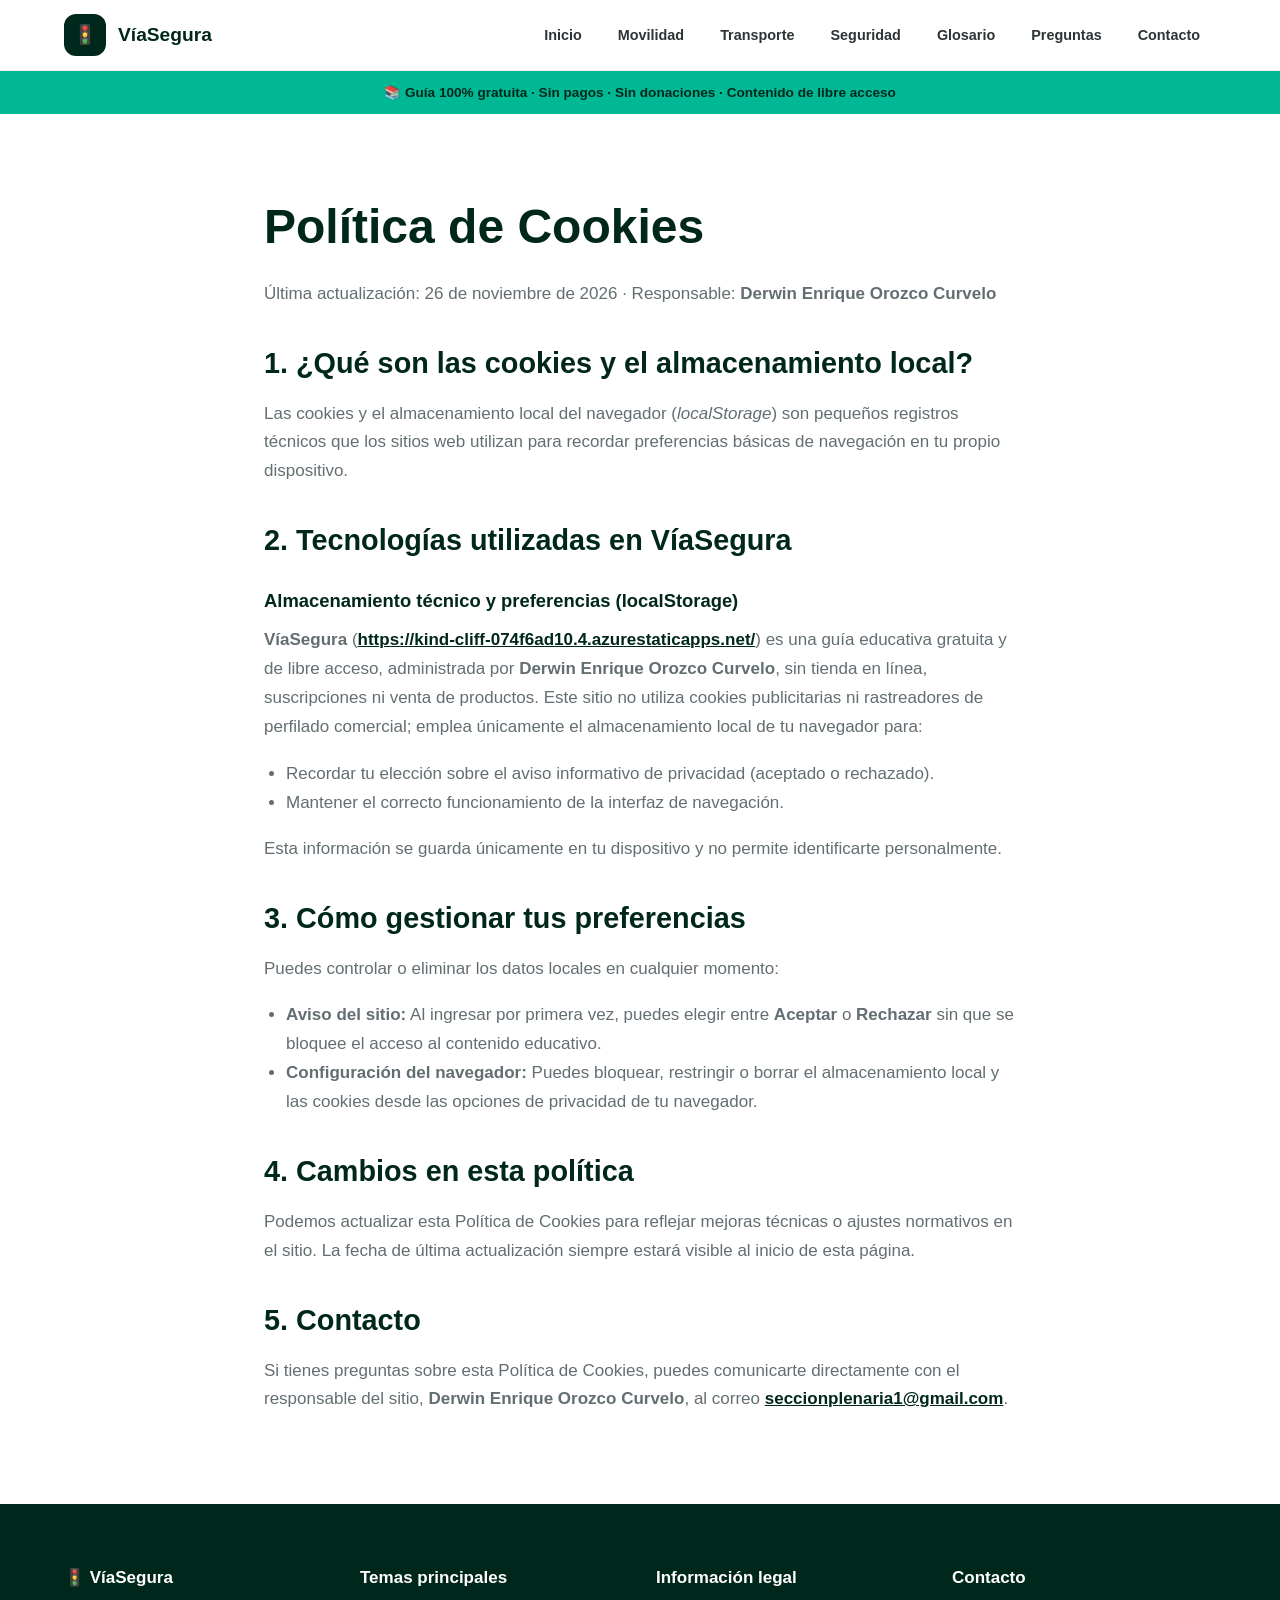
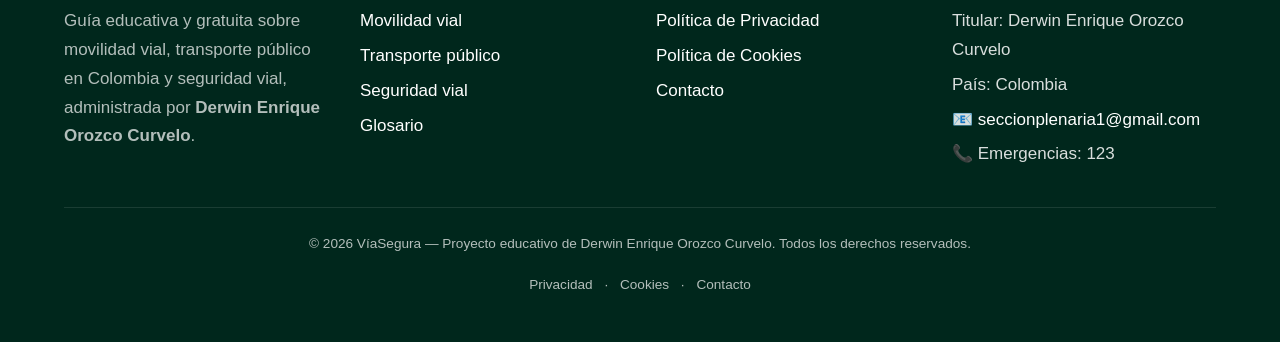
<file: politicas-cookies.html>
<!DOCTYPE html>
<html lang="es">
<head>
    <meta charset="UTF-8">
    <meta name="viewport" content="width=device-width, initial-scale=1.0">
    <title>Política de Cookies | VíaSegura</title>
    <meta name="description" content="Política de Cookies de VíaSegura, guía educativa gratuita administrada por Derwin Enrique Orozco Curvelo.">
    <meta name="author" content="Derwin Enrique Orozco Curvelo">
    <meta name="robots" content="index, follow">
    <meta name="theme-color" content="#00271c">
    <link rel="canonical" href="https://kind-cliff-074f6ad10.4.azurestaticapps.net/politicas-cookies.html">
    <link rel="icon" href="img/favicon.ico" type="image/x-icon">

    <style>
        * { margin: 0; padding: 0; box-sizing: border-box; }

        :root {
            --color-primario: #00271c;
            --color-primario-claro: #004d3a;
            --color-secundario: #00b894;
            --color-texto: #2d3436;
            --color-texto-suave: #636e72;
            --color-fondo: #ffffff;
            --color-fondo-alt: #f8f9fa;
            --color-borde: #dfe6e9;
            --sombra-fuerte: 0 12px 48px rgba(0, 39, 28, 0.12);
            --radio: 16px;
            --radio-sm: 10px;
            --max-ancho: 1200px;
            --transicion: 0.3s cubic-bezier(0.4, 0, 0.2, 1);
            --fuente: 'Inter', -apple-system, BlinkMacSystemFont, 'Segoe UI', Roboto, sans-serif;
        }

        body {
            font-family: var(--fuente);
            color: var(--color-texto);
            background: var(--color-fondo);
            line-height: 1.7;
            font-size: 17px;
            -webkit-font-smoothing: antialiased;
        }

        .contenedor {
            width: 100%;
            max-width: var(--max-ancho);
            margin: 0 auto;
            padding: 0 24px;
        }

        .cabecera {
            position: sticky;
            top: 0;
            background: rgba(255, 255, 255, 0.96);
            backdrop-filter: blur(12px);
            border-bottom: 1px solid rgba(0, 39, 28, 0.06);
            z-index: 1000;
        }
        .barra-nav {
            display: flex;
            align-items: center;
            justify-content: space-between;
            padding: 14px 24px;
            max-width: var(--max-ancho);
            margin: 0 auto;
        }
        .logo {
            display: flex;
            align-items: center;
            gap: 12px;
            font-weight: 800;
            font-size: 1.2rem;
            color: var(--color-primario);
            text-decoration: none;
        }
        .logo-icono {
            width: 42px;
            height: 42px;
            background: var(--color-primario);
            color: #fff;
            border-radius: 12px;
            display: grid;
            place-items: center;
            font-size: 1.2rem;
        }
        .menu {
            display: flex;
            gap: 4px;
            list-style: none;
            margin: 0;
            padding: 0;
            align-items: center;
        }
        .menu a {
            color: var(--color-texto);
            padding: 8px 16px;
            border-radius: var(--radio-sm);
            font-size: 0.9rem;
            font-weight: 600;
            transition: all var(--transicion);
            text-decoration: none;
        }
        .menu a:hover {
            background: var(--color-fondo-alt);
            color: var(--color-primario);
        }
        .boton-menu {
            display: none;
            background: none;
            border: 2px solid var(--color-borde);
            border-radius: var(--radio-sm);
            padding: 8px 12px;
            cursor: pointer;
            font-size: 1.3rem;
            color: var(--color-primario);
        }

        .franja-valores {
            background: var(--color-secundario);
            color: #00271c;
            padding: 10px 0;
            text-align: center;
            font-weight: 700;
            font-size: 0.85rem;
        }

        .seccion { padding: 72px 0; }
        h1 { font-size: clamp(2rem, 4.5vw, 3rem); font-weight: 800; color: var(--color-primario); margin-bottom: 12px; }
        h2 { font-size: clamp(1.35rem, 2.5vw, 1.8rem); font-weight: 700; color: var(--color-primario); margin: 30px 0 12px; }
        h3 { font-size: 1.15rem; font-weight: 700; color: var(--color-primario); margin: 20px 0 10px; }
        p { margin: 0 0 1.1rem; color: var(--color-texto-suave); }
        a { color: var(--color-primario); font-weight: 600; }

        .pie {
            background: var(--color-primario);
            color: rgba(255, 255, 255, 0.85);
            padding: 60px 0 28px;
        }
        .pie a { color: #ffffff; transition: opacity var(--transicion); text-decoration: none; font-weight: 400; }
        .pie a:hover { opacity: 0.7; text-decoration: underline; }
        .pie-rejilla {
            display: grid;
            grid-template-columns: repeat(auto-fit, minmax(200px, 1fr));
            gap: 32px;
            margin-bottom: 32px;
        }
        .pie h4 { color: #fff; margin-bottom: 14px; }
        .pie p { color: rgba(255, 255, 255, 0.7); }
        .pie ul { list-style: none; padding: 0; }
        .pie ul li { margin-bottom: 6px; }
        .pie-legal {
            border-top: 1px solid rgba(255, 255, 255, 0.1);
            padding-top: 24px;
            font-size: 0.85rem;
            text-align: center;
            color: rgba(255, 255, 255, 0.5);
        }
        .pie-legal a { color: rgba(255, 255, 255, 0.7); margin: 0 8px; }
        .pie-legal a:hover { color: #fff; }

        @media (max-width: 860px) {
            .boton-menu { display: block; }
            .menu {
                position: absolute;
                top: 70px; left: 0; right: 0;
                flex-direction: column;
                align-items: stretch;
                background: #fff;
                border-bottom: 1px solid var(--color-borde);
                padding: 12px 20px;
                display: none;
                box-shadow: var(--sombra-fuerte);
            }
            .menu.abierto { display: flex; }
            .menu a { padding: 12px 16px; }
            .seccion { padding: 48px 0; }
        }
    </style>
</head>
<body>

    <header class="cabecera" id="cabecera">
        <nav class="barra-nav" aria-label="Navegación principal">
            <a href="index.html" class="logo">
                <span class="logo-icono">🚦</span>
                <span>VíaSegura</span>
            </a>
            <button type="button" class="boton-menu" id="botonMenu" aria-label="Abrir menú" aria-expanded="false">☰</button>
            <ul class="menu" id="menu">
                <li><a href="index.html">Inicio</a></li>
                <li><a href="index.html#que-es-movilidad">Movilidad</a></li>
                <li><a href="index.html#transporte-publico">Transporte</a></li>
                <li><a href="index.html#seguridad-vial">Seguridad</a></li>
                <li><a href="index.html#glosario">Glosario</a></li>
                <li><a href="index.html#faq">Preguntas</a></li>
                <li><a href="contacto.html">Contacto</a></li>
            </ul>
        </nav>
    </header>

    <div class="franja-valores">
        📚 Guía 100% gratuita · Sin pagos · Sin donaciones · Contenido de libre acceso
    </div>

    <main>
        <section class="seccion">
            <div class="contenedor" style="max-width: 800px; margin: 0 auto;">
                <h1>Política de Cookies</h1>
                <p style="color: var(--color-texto-suave);">Última actualización: 26 de noviembre de 2026 · Responsable: <strong>Derwin Enrique Orozco Curvelo</strong></p>

                <h2>1. ¿Qué son las cookies y el almacenamiento local?</h2>
                <p>Las cookies y el almacenamiento local del navegador (<em>localStorage</em>) son pequeños registros técnicos que los sitios web utilizan para recordar preferencias básicas de navegación en tu propio dispositivo.</p>

                <h2>2. Tecnologías utilizadas en VíaSegura</h2>

                <h3>Almacenamiento técnico y preferencias (localStorage)</h3>
                <p><strong>VíaSegura</strong> (<a href="https://kind-cliff-074f6ad10.4.azurestaticapps.net/">https://kind-cliff-074f6ad10.4.azurestaticapps.net/</a>) es una guía educativa gratuita y de libre acceso, administrada por <strong>Derwin Enrique Orozco Curvelo</strong>, sin tienda en línea, suscripciones ni venta de productos. Este sitio no utiliza cookies publicitarias ni rastreadores de perfilado comercial; emplea únicamente el almacenamiento local de tu navegador para:</p>
                <ul style="margin-bottom: 1.1rem; padding-left: 22px; color: var(--color-texto-suave);">
                    <li>Recordar tu elección sobre el aviso informativo de privacidad (aceptado o rechazado).</li>
                    <li>Mantener el correcto funcionamiento de la interfaz de navegación.</li>
                </ul>
                <p>Esta información se guarda únicamente en tu dispositivo y no permite identificarte personalmente.</p>

                <h2>3. Cómo gestionar tus preferencias</h2>
                <p>Puedes controlar o eliminar los datos locales en cualquier momento:</p>
                <ul style="margin-bottom: 1.1rem; padding-left: 22px; color: var(--color-texto-suave);">
                    <li><strong>Aviso del sitio:</strong> Al ingresar por primera vez, puedes elegir entre <strong>Aceptar</strong> o <strong>Rechazar</strong> sin que se bloquee el acceso al contenido educativo.</li>
                    <li><strong>Configuración del navegador:</strong> Puedes bloquear, restringir o borrar el almacenamiento local y las cookies desde las opciones de privacidad de tu navegador.</li>
                </ul>

                <h2>4. Cambios en esta política</h2>
                <p>Podemos actualizar esta Política de Cookies para reflejar mejoras técnicas o ajustes normativos en el sitio. La fecha de última actualización siempre estará visible al inicio de esta página.</p>

                <h2>5. Contacto</h2>
                <p>Si tienes preguntas sobre esta Política de Cookies, puedes comunicarte directamente con el responsable del sitio, <strong>Derwin Enrique Orozco Curvelo</strong>, al correo <a href="mailto:seccionplenaria1@gmail.com">seccionplenaria1@gmail.com</a>.</p>
            </div>
        </section>
    </main>

    <footer class="pie">
        <div class="contenedor">
            <div class="pie-rejilla">
                <div>
                    <h4>🚦 VíaSegura</h4>
                    <p>Guía educativa y gratuita sobre movilidad vial, transporte público en Colombia y seguridad vial, administrada por <strong>Derwin Enrique Orozco Curvelo</strong>.</p>
                </div>
                <div>
                    <h4>Temas principales</h4>
                    <ul>
                        <li><a href="index.html#que-es-movilidad">Movilidad vial</a></li>
                        <li><a href="index.html#transporte-publico">Transporte público</a></li>
                        <li><a href="index.html#seguridad-vial">Seguridad vial</a></li>
                        <li><a href="index.html#glosario">Glosario</a></li>
                    </ul>
                </div>
                <div>
                    <h4>Información legal</h4>
                    <ul>
                        <li><a href="privacidad.html">Política de Privacidad</a></li>
                        <li><a href="politicas-cookies.html">Política de Cookies</a></li>
                        <li><a href="contacto.html">Contacto</a></li>
                    </ul>
                </div>
                <div>
                    <h4>Contacto</h4>
                    <ul>
                        <li>Titular: Derwin Enrique Orozco Curvelo</li>
                        <li>País: Colombia</li>
                        <li>📧 <a href="mailto:seccionplenaria1@gmail.com">seccionplenaria1@gmail.com</a></li>
                        <li>📞 Emergencias: 123</li>
                    </ul>
                </div>
            </div>
            <div class="pie-legal">
                <p>© 2026 VíaSegura — Proyecto educativo de Derwin Enrique Orozco Curvelo. Todos los derechos reservados.</p>
                <p><a href="privacidad.html">Privacidad</a> · <a href="politicas-cookies.html">Cookies</a> · <a href="contacto.html">Contacto</a></p>
            </div>
        </div>
    </footer>

    <script>
        (function () {
            const botonMenu = document.getElementById('botonMenu');
            const menu = document.getElementById('menu');
            if (botonMenu && menu) {
                botonMenu.addEventListener('click', function () {
                    const abierto = menu.classList.toggle('abierto');
                    botonMenu.setAttribute('aria-expanded', abierto ? 'true' : 'false');
                });
            }
        })();
    </script>
</body>
</html>
</file>
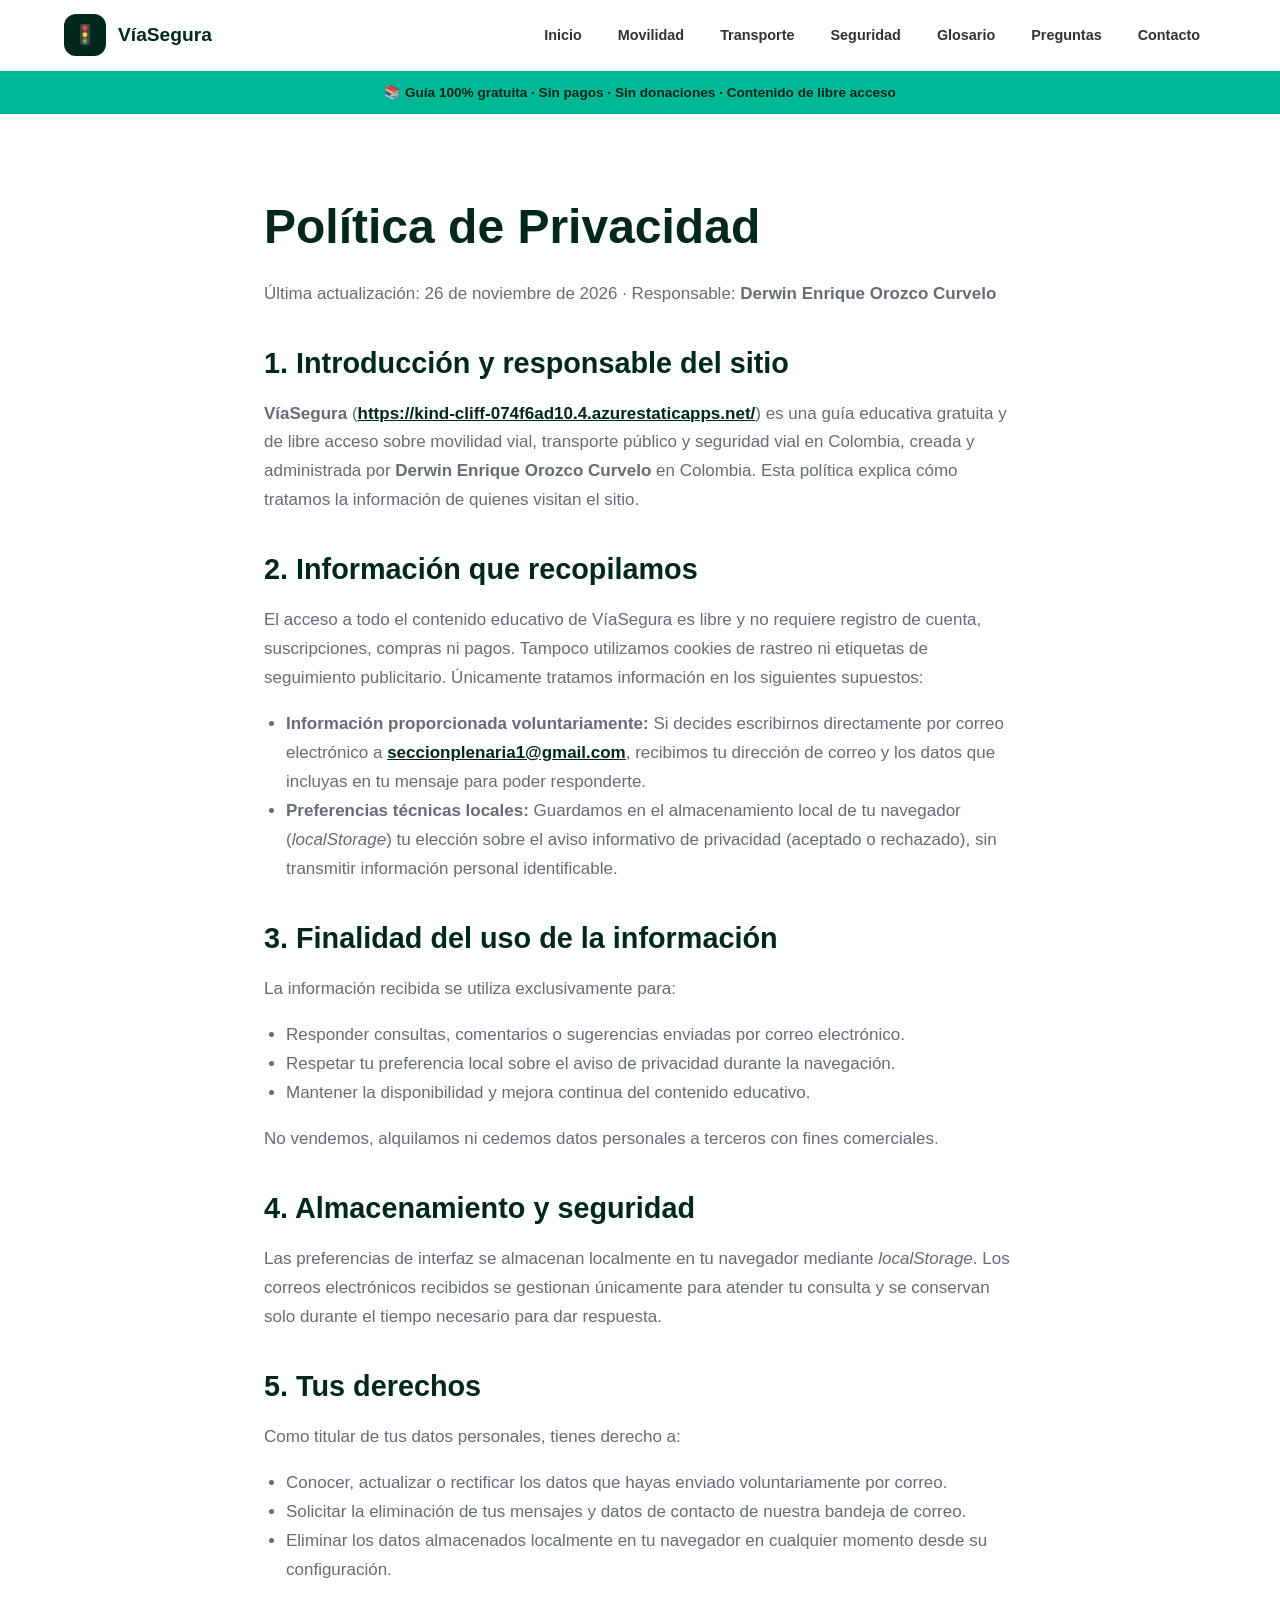
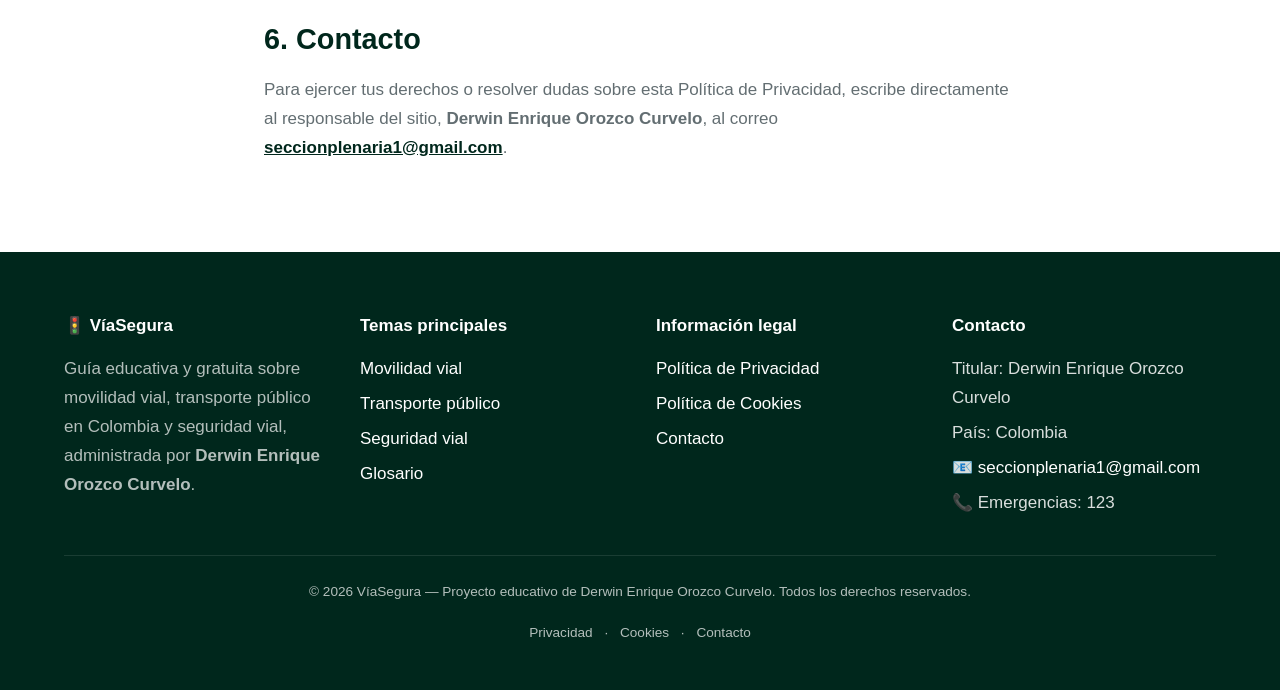
<file: privacidad.html>
<!DOCTYPE html>
<html lang="es">
<head>
    <meta charset="UTF-8">
    <meta name="viewport" content="width=device-width, initial-scale=1.0">
    <title>Política de Privacidad | VíaSegura</title>
    <meta name="description" content="Política de Privacidad de VíaSegura, guía educativa gratuita administrada por Derwin Enrique Orozco Curvelo.">
    <meta name="author" content="Derwin Enrique Orozco Curvelo">
    <meta name="robots" content="index, follow">
    <meta name="theme-color" content="#00271c">
    <link rel="canonical" href="https://kind-cliff-074f6ad10.4.azurestaticapps.net/privacidad.html">
    <link rel="icon" href="img/favicon.ico" type="image/x-icon">

    <style>
        * { margin: 0; padding: 0; box-sizing: border-box; }

        :root {
            --color-primario: #00271c;
            --color-primario-claro: #004d3a;
            --color-secundario: #00b894;
            --color-texto: #2d3436;
            --color-texto-suave: #636e72;
            --color-fondo: #ffffff;
            --color-fondo-alt: #f8f9fa;
            --color-borde: #dfe6e9;
            --sombra-fuerte: 0 12px 48px rgba(0, 39, 28, 0.12);
            --radio: 16px;
            --radio-sm: 10px;
            --max-ancho: 1200px;
            --transicion: 0.3s cubic-bezier(0.4, 0, 0.2, 1);
            --fuente: 'Inter', -apple-system, BlinkMacSystemFont, 'Segoe UI', Roboto, sans-serif;
        }

        body {
            font-family: var(--fuente);
            color: var(--color-texto);
            background: var(--color-fondo);
            line-height: 1.7;
            font-size: 17px;
            -webkit-font-smoothing: antialiased;
        }

        .contenedor {
            width: 100%;
            max-width: var(--max-ancho);
            margin: 0 auto;
            padding: 0 24px;
        }

        .cabecera {
            position: sticky;
            top: 0;
            background: rgba(255, 255, 255, 0.96);
            backdrop-filter: blur(12px);
            border-bottom: 1px solid rgba(0, 39, 28, 0.06);
            z-index: 1000;
        }
        .barra-nav {
            display: flex;
            align-items: center;
            justify-content: space-between;
            padding: 14px 24px;
            max-width: var(--max-ancho);
            margin: 0 auto;
        }
        .logo {
            display: flex;
            align-items: center;
            gap: 12px;
            font-weight: 800;
            font-size: 1.2rem;
            color: var(--color-primario);
            text-decoration: none;
        }
        .logo-icono {
            width: 42px;
            height: 42px;
            background: var(--color-primario);
            color: #fff;
            border-radius: 12px;
            display: grid;
            place-items: center;
            font-size: 1.2rem;
        }
        .menu {
            display: flex;
            gap: 4px;
            list-style: none;
            margin: 0;
            padding: 0;
            align-items: center;
        }
        .menu a {
            color: var(--color-texto);
            padding: 8px 16px;
            border-radius: var(--radio-sm);
            font-size: 0.9rem;
            font-weight: 600;
            transition: all var(--transicion);
            text-decoration: none;
        }
        .menu a:hover {
            background: var(--color-fondo-alt);
            color: var(--color-primario);
        }
        .boton-menu {
            display: none;
            background: none;
            border: 2px solid var(--color-borde);
            border-radius: var(--radio-sm);
            padding: 8px 12px;
            cursor: pointer;
            font-size: 1.3rem;
            color: var(--color-primario);
        }

        .franja-valores {
            background: var(--color-secundario);
            color: #00271c;
            padding: 10px 0;
            text-align: center;
            font-weight: 700;
            font-size: 0.85rem;
        }

        .seccion { padding: 72px 0; }
        h1 { font-size: clamp(2rem, 4.5vw, 3rem); font-weight: 800; color: var(--color-primario); margin-bottom: 12px; }
        h2 { font-size: clamp(1.35rem, 2.5vw, 1.8rem); font-weight: 700; color: var(--color-primario); margin: 30px 0 12px; }
        p { margin: 0 0 1.1rem; color: var(--color-texto-suave); }
        a { color: var(--color-primario); font-weight: 600; }

        .pie {
            background: var(--color-primario);
            color: rgba(255, 255, 255, 0.85);
            padding: 60px 0 28px;
        }
        .pie a { color: #ffffff; transition: opacity var(--transicion); text-decoration: none; font-weight: 400; }
        .pie a:hover { opacity: 0.7; text-decoration: underline; }
        .pie-rejilla {
            display: grid;
            grid-template-columns: repeat(auto-fit, minmax(200px, 1fr));
            gap: 32px;
            margin-bottom: 32px;
        }
        .pie h4 { color: #fff; margin-bottom: 14px; }
        .pie p { color: rgba(255, 255, 255, 0.7); }
        .pie ul { list-style: none; padding: 0; }
        .pie ul li { margin-bottom: 6px; }
        .pie-legal {
            border-top: 1px solid rgba(255, 255, 255, 0.1);
            padding-top: 24px;
            font-size: 0.85rem;
            text-align: center;
            color: rgba(255, 255, 255, 0.5);
        }
        .pie-legal a { color: rgba(255, 255, 255, 0.7); margin: 0 8px; }
        .pie-legal a:hover { color: #fff; }

        @media (max-width: 860px) {
            .boton-menu { display: block; }
            .menu {
                position: absolute;
                top: 70px; left: 0; right: 0;
                flex-direction: column;
                align-items: stretch;
                background: #fff;
                border-bottom: 1px solid var(--color-borde);
                padding: 12px 20px;
                display: none;
                box-shadow: var(--sombra-fuerte);
            }
            .menu.abierto { display: flex; }
            .menu a { padding: 12px 16px; }
            .seccion { padding: 48px 0; }
        }
    </style>
</head>
<body>

    <header class="cabecera" id="cabecera">
        <nav class="barra-nav" aria-label="Navegación principal">
            <a href="index.html" class="logo">
                <span class="logo-icono">🚦</span>
                <span>VíaSegura</span>
            </a>
            <button type="button" class="boton-menu" id="botonMenu" aria-label="Abrir menú" aria-expanded="false">☰</button>
            <ul class="menu" id="menu">
                <li><a href="index.html">Inicio</a></li>
                <li><a href="index.html#que-es-movilidad">Movilidad</a></li>
                <li><a href="index.html#transporte-publico">Transporte</a></li>
                <li><a href="index.html#seguridad-vial">Seguridad</a></li>
                <li><a href="index.html#glosario">Glosario</a></li>
                <li><a href="index.html#faq">Preguntas</a></li>
                <li><a href="contacto.html">Contacto</a></li>
            </ul>
        </nav>
    </header>

    <div class="franja-valores">
        📚 Guía 100% gratuita · Sin pagos · Sin donaciones · Contenido de libre acceso
    </div>

    <main>
        <section class="seccion">
            <div class="contenedor" style="max-width: 800px; margin: 0 auto;">
                <h1>Política de Privacidad</h1>
                <p style="color: var(--color-texto-suave);">Última actualización: 26 de noviembre de 2026 · Responsable: <strong>Derwin Enrique Orozco Curvelo</strong></p>

                <h2>1. Introducción y responsable del sitio</h2>
                <p><strong>VíaSegura</strong> (<a href="https://kind-cliff-074f6ad10.4.azurestaticapps.net/">https://kind-cliff-074f6ad10.4.azurestaticapps.net/</a>) es una guía educativa gratuita y de libre acceso sobre movilidad vial, transporte público y seguridad vial en Colombia, creada y administrada por <strong>Derwin Enrique Orozco Curvelo</strong> en Colombia. Esta política explica cómo tratamos la información de quienes visitan el sitio.</p>

                <h2>2. Información que recopilamos</h2>
                <p>El acceso a todo el contenido educativo de VíaSegura es libre y no requiere registro de cuenta, suscripciones, compras ni pagos. Tampoco utilizamos cookies de rastreo ni etiquetas de seguimiento publicitario. Únicamente tratamos información en los siguientes supuestos:</p>
                <ul style="margin-bottom: 1.1rem; padding-left: 22px; color: var(--color-texto-suave);">
                    <li><strong>Información proporcionada voluntariamente:</strong> Si decides escribirnos directamente por correo electrónico a <a href="mailto:seccionplenaria1@gmail.com">seccionplenaria1@gmail.com</a>, recibimos tu dirección de correo y los datos que incluyas en tu mensaje para poder responderte.</li>
                    <li><strong>Preferencias técnicas locales:</strong> Guardamos en el almacenamiento local de tu navegador (<em>localStorage</em>) tu elección sobre el aviso informativo de privacidad (aceptado o rechazado), sin transmitir información personal identificable.</li>
                </ul>

                <h2>3. Finalidad del uso de la información</h2>
                <p>La información recibida se utiliza exclusivamente para:</p>
                <ul style="margin-bottom: 1.1rem; padding-left: 22px; color: var(--color-texto-suave);">
                    <li>Responder consultas, comentarios o sugerencias enviadas por correo electrónico.</li>
                    <li>Respetar tu preferencia local sobre el aviso de privacidad durante la navegación.</li>
                    <li>Mantener la disponibilidad y mejora continua del contenido educativo.</li>
                </ul>
                <p>No vendemos, alquilamos ni cedemos datos personales a terceros con fines comerciales.</p>

                <h2>4. Almacenamiento y seguridad</h2>
                <p>Las preferencias de interfaz se almacenan localmente en tu navegador mediante <em>localStorage</em>. Los correos electrónicos recibidos se gestionan únicamente para atender tu consulta y se conservan solo durante el tiempo necesario para dar respuesta.</p>

                <h2>5. Tus derechos</h2>
                <p>Como titular de tus datos personales, tienes derecho a:</p>
                <ul style="margin-bottom: 1.1rem; padding-left: 22px; color: var(--color-texto-suave);">
                    <li>Conocer, actualizar o rectificar los datos que hayas enviado voluntariamente por correo.</li>
                    <li>Solicitar la eliminación de tus mensajes y datos de contacto de nuestra bandeja de correo.</li>
                    <li>Eliminar los datos almacenados localmente en tu navegador en cualquier momento desde su configuración.</li>
                </ul>

                <h2>6. Contacto</h2>
                <p>Para ejercer tus derechos o resolver dudas sobre esta Política de Privacidad, escribe directamente al responsable del sitio, <strong>Derwin Enrique Orozco Curvelo</strong>, al correo <a href="mailto:seccionplenaria1@gmail.com">seccionplenaria1@gmail.com</a>.</p>
            </div>
        </section>
    </main>

    <footer class="pie">
        <div class="contenedor">
            <div class="pie-rejilla">
                <div>
                    <h4>🚦 VíaSegura</h4>
                    <p>Guía educativa y gratuita sobre movilidad vial, transporte público en Colombia y seguridad vial, administrada por <strong>Derwin Enrique Orozco Curvelo</strong>.</p>
                </div>
                <div>
                    <h4>Temas principales</h4>
                    <ul>
                        <li><a href="index.html#que-es-movilidad">Movilidad vial</a></li>
                        <li><a href="index.html#transporte-publico">Transporte público</a></li>
                        <li><a href="index.html#seguridad-vial">Seguridad vial</a></li>
                        <li><a href="index.html#glosario">Glosario</a></li>
                    </ul>
                </div>
                <div>
                    <h4>Información legal</h4>
                    <ul>
                        <li><a href="privacidad.html">Política de Privacidad</a></li>
                        <li><a href="politicas-cookies.html">Política de Cookies</a></li>
                        <li><a href="contacto.html">Contacto</a></li>
                    </ul>
                </div>
                <div>
                    <h4>Contacto</h4>
                    <ul>
                        <li>Titular: Derwin Enrique Orozco Curvelo</li>
                        <li>País: Colombia</li>
                        <li>📧 <a href="mailto:seccionplenaria1@gmail.com">seccionplenaria1@gmail.com</a></li>
                        <li>📞 Emergencias: 123</li>
                    </ul>
                </div>
            </div>
            <div class="pie-legal">
                <p>© 2026 VíaSegura — Proyecto educativo de Derwin Enrique Orozco Curvelo. Todos los derechos reservados.</p>
                <p><a href="privacidad.html">Privacidad</a> · <a href="politicas-cookies.html">Cookies</a> · <a href="contacto.html">Contacto</a></p>
            </div>
        </div>
    </footer>

    <script>
        (function () {
            const botonMenu = document.getElementById('botonMenu');
            const menu = document.getElementById('menu');
            if (botonMenu && menu) {
                botonMenu.addEventListener('click', function () {
                    const abierto = menu.classList.toggle('abierto');
                    botonMenu.setAttribute('aria-expanded', abierto ? 'true' : 'false');
                });
            }
        })();
    </script>
</body>
</html>
</file>
